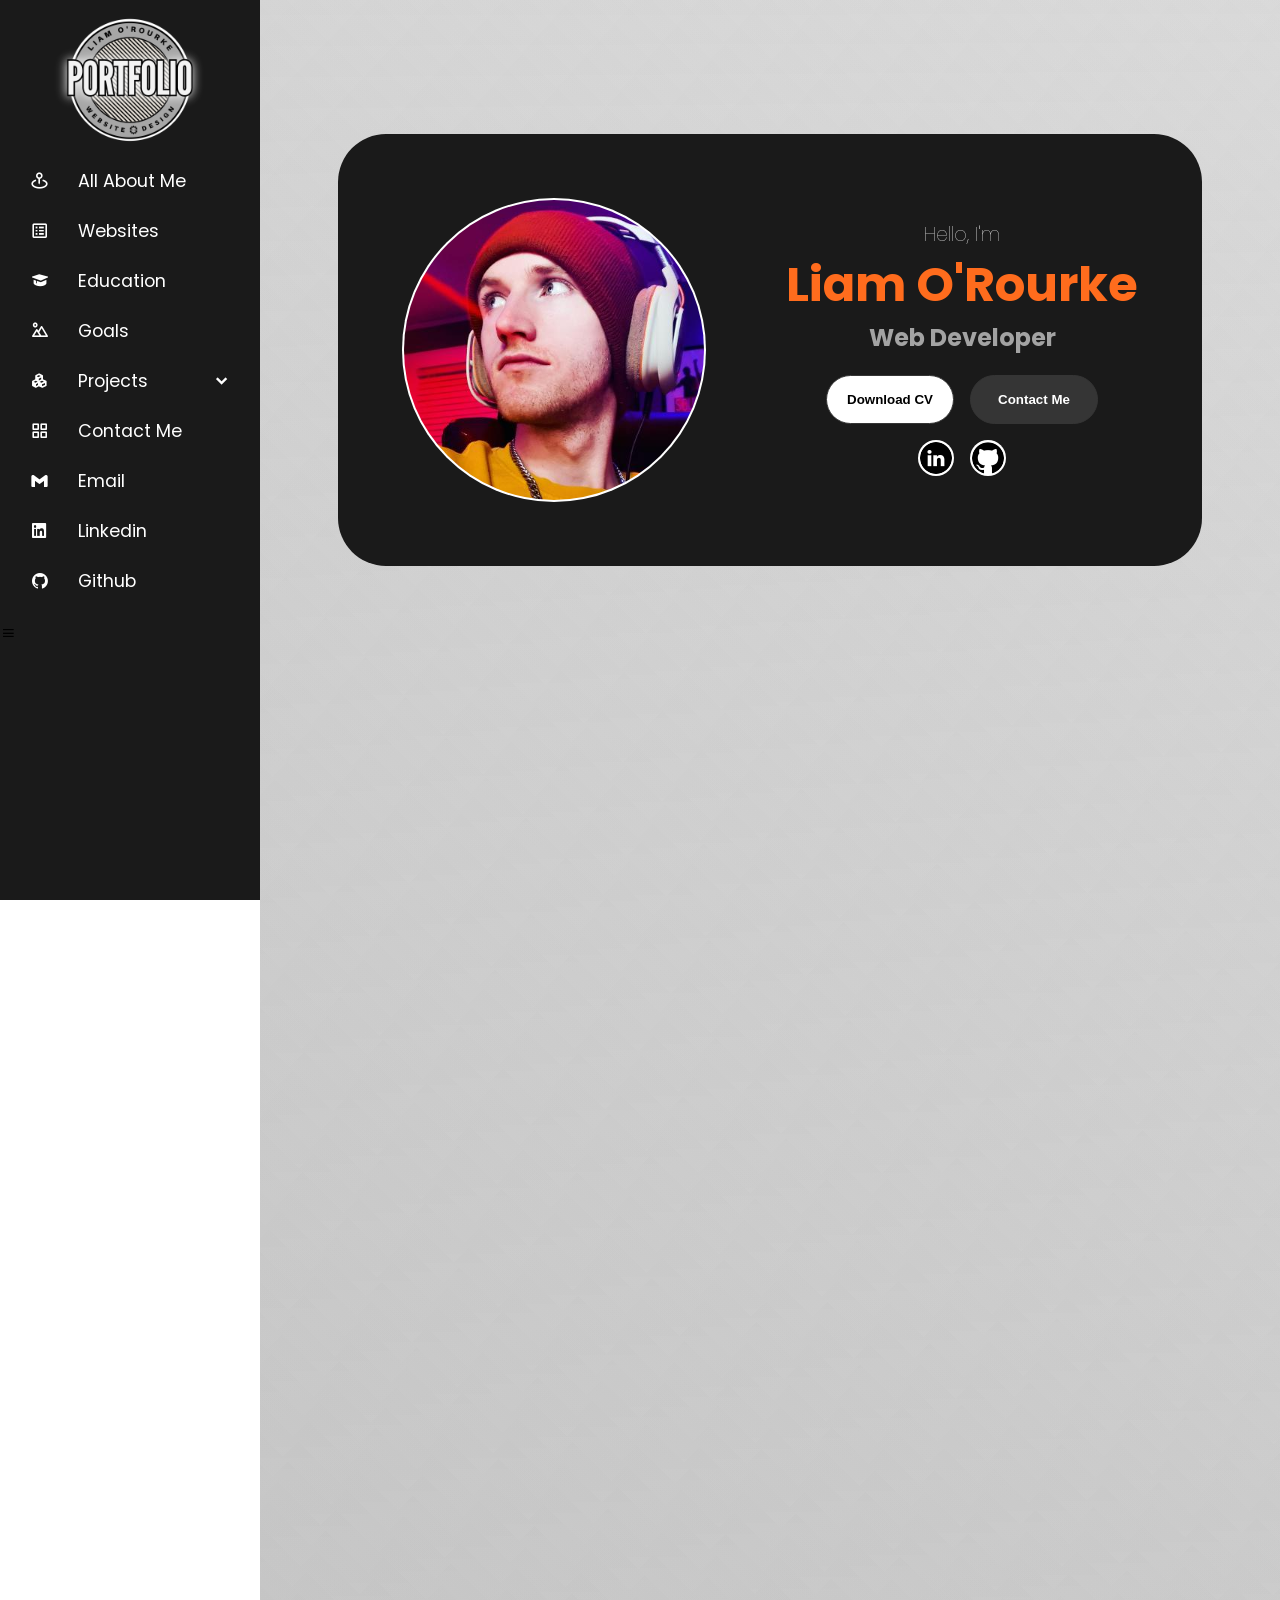
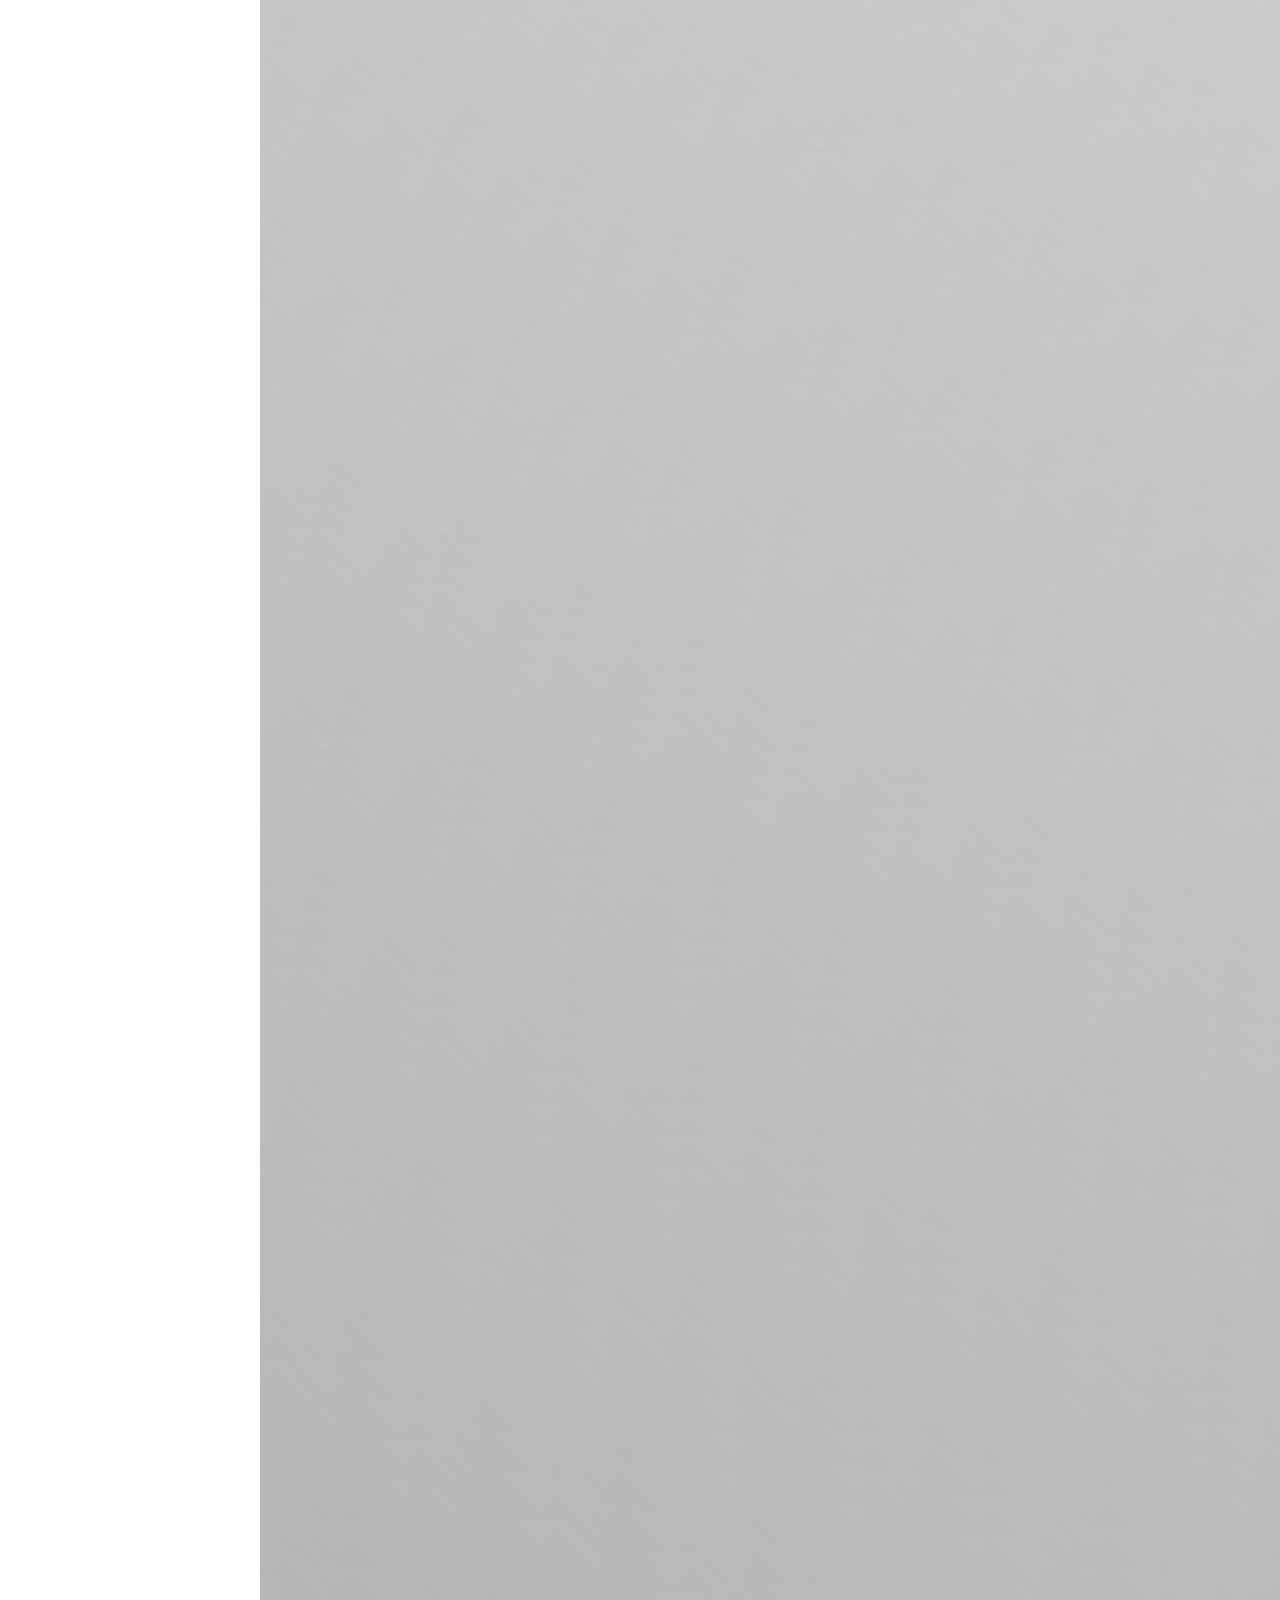
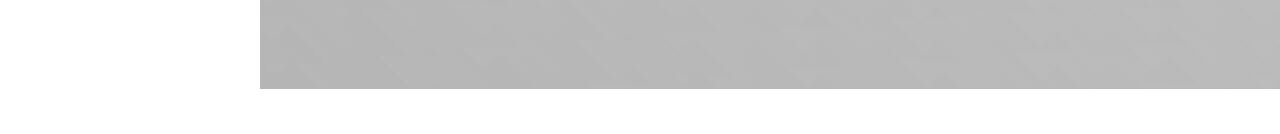
<file: index.html>
<!DOCTYPE html>
<html lang="en">
  <head>
    <meta charset="UTF-8" />
    <meta name="viewport" content="width=device-width, initial-scale=1.0" />
    <link rel="stylesheet" href="./css/script.css" />
    <link rel="stylesheet" href="./css/pallet.css" />
    <script defer src="js/app.js"></script>
    <link
      href="https://unpkg.com/boxicons@2.1.4/css/boxicons.min.css"
      rel="stylesheet"
    />
    <title>Liam O'Rourke</title>
  </head>
  <body>
    <section id="navbar">
      <div class="side-bar close">
        <div class="nav-top">
          <img src="./images/Logo-white.png" alt="My Logo" />
        </div>
        <div class="Nav-header"></div>
        <ul class="nav-links">
          <li>
            <a href="index.html">
              <i class="bx bx-map-pin"></i>
              <span class="link-name">All About Me</span></a
            >
          </li>
          <li>
            <a href="website.html">
              <i class="bx bx-spreadsheet"></i>
              <span class="link-name">Websites</span></a
            >
          </li>
          <li>
            <a href="education.html">
              <i class="bx bxs-graduation"></i>
              <span class="link-name">Education</span></a
            >
          </li>
          <li>
            <a href="goals.html">
              <i class="bx bx-landscape"></i>
              <span class="link-name">Goals</span></a
            >
          </li>
          <li>
            <div class="icon-link">
              <a href="#">
                <i class="bx bxs-component"></i>
                <span class="link-name">Projects</span></a
              >
              <i class="bx bxs-chevron-down arrow"></i>
            </div>
            <ul class="sub-menu">
              <li><a class="link-name" href="#">Projects</a></li>
              <li><a href="web-exercises.html">Web Exercisess</a></li>
              <li><a href="photo.html">photography</a></li>
              <li><a href="artwork.html">Artwork</a></li>
              <li><a href="video-editing.html">Video Editing</a></li>
            </ul>
          </li>
          <li>
            <a href="contact.html">
              <i class="bx bx-grid-alt"></i>
              <span class="link-name">Contact Me</span></a
            >
          </li>
          <li>
            <a href="#">
              <i class="bx bxl-gmail"></i>
              <span class="link-name">Email</span></a
            >
          </li>
          <li>
            <a href="https://www.linkedin.com/in/liam-o-rourke-6976601a7/">
              <i class="bx bxl-linkedin-square"></i>
              <span class="link-name">Linkedin</span></a
            >
          </li>
          <li>
            <a href="https://github.com/Liamidus">
              <i class="bx bxl-github"></i>
              <span class="link-name">Github</span></a
            >
          </li>
        </ul>

        <i id="btn" class="bx bx-menu"></i>
      </div>
    </section>
    <section id="about-me">
      <div id="profile">
        <div class="container">
          <div class="header">
            <div class="profile-pic">
              <img src="./images/headshot.jpg" alt="A picture of me" />
            </div>
            <div class="section-text">
              <h3 class="main-header">Hello, I'm</h3>
              <h1 class="main-header-1">Liam O'Rourke</h1>
              <h2 class="main-header-2">Web Developer</h2>
              <div class="btn-container">
                <button
                  class="btn btn-color-2"
                  onclick="window.open('./resume.pdf')"
                >
                  Download CV
                </button>
                <button
                  class="btn btn-color-1"
                  onclick="location.href='contact.html'"
                >
                  Contact Me
                </button>
              </div>
              <div class="socials-container">
                <a href="https://www.linkedin.com/in/liam-o-rourke-6976601a7"
                  ><img
                    src="./images/linkedin.png"
                    alt="My Linkedin profile"
                    class="icon"
                /></a>
                <a href="https://github.com/Liamidus"
                  ><img
                    src="./images/Github.png"
                    alt="My Linkedin profile"
                    class="icon"
                /></a>
              </div>
            </div>
          </div>
        </div>
      </div>

      <div id="mission">
        <div class="mission-container fade">
          <div class="info-box-1">
            <div class="mission">
              <h4 class="main-header-1">My Mission</h4>
              <p class="main-body">
                Born and raised in the suburbs of Long Island New York, I was
                always surrounded by the air of urgency and diligence. My father
                was a first generation immigrant and I was able to experience
                what perseverance and hard work looked like first hand. I grew
                up in the same neighborhood my grandparents settled in when the
                first immigrated from Ireland. My parents always encouraged my
                creative side and when I was a child I would always succumb to
                my curiosity and indulge in different outlets. From painting to
                photography, or electronics to coding, I have always been just
                as excited to learn something new about something that
                infatuates me. I have stuck my head into every creative door
                that I’ve noticed and I always have a propensity for perfection.
                I like to create things that people will appreciate, wether that
                includes utility, functionality, beauty, or insightfulness, my
                goal is always to captivate and impress.
              </p>
            </div>
          </div>
          <div class="info-box-pic">
            <img
              src="./images/Mission-photo.jpg"
              alt="People planning around a table"
            />
          </div>
        </div>

        <div class="container">
          <div class="info-box-1 hidden">
            <div class="Education">
              <h4 class="main-header-1">Education</h4>
              <p class="main-body">
                After graduating from G.W. Hewlett High School in 2013 I was
                accepted into Savannah College of Art and Design in Georgia. I
                was interested in the arts and design but ended my experience
                when I couldnt decide on a career path. In 2016 I decided to
                start fresh and give myself the education I deserverd and
                achieved an Associets Degree in Liberal Arts from Nassau
                Community College. In the fall of 2019 I studied Real Estate at
                Molloy College and became certified as a Real Estate Agent.
                Since then I have taken a boot-camp for full stack developement
                and have learned many Web Development Skills.
              </p>
            </div>
            <div class="btn-container" style="justify-content: end">
              <button
                class="btn btn-color-1"
                onclick="location.href='education.html'"
              >
                Check It Out
              </button>
            </div>
          </div>
        </div>
        <div id="skills">
          <div class="container">
            <div class="banner hidden">
              <div class="slider" style="--quantity: 7">
                <div class="item" style="--position: 1">
                  <img src="./images/after-effects.png" alt="" />
                </div>
                <div class="item" style="--position: 2">
                  <img src="./images/photoshop.png" alt="" />
                </div>
                <div class="item" style="--position: 3">
                  <img src="./images/premiere-pro.png" alt="" />
                </div>
                <div class="item" style="--position: 4">
                  <img src="./images/photoshop-lightroom.png" alt="" />
                </div>
                <div class="item" style="--position: 5">
                  <img src="./images/js-logo.webp" alt="" />
                </div>
                <div class="item" style="--position: 6">
                  <img src="./images/css-icon.png" alt="" />
                </div>
                <div class="item" style="--position: 7">
                  <img src="./images/html-icon.png" alt="" />
                </div>
              </div>
            </div>
            <div class="info-box-2 fade">
              <div class="Skills">
                <h4 class="main-header-1">Skills</h4>
                <ul>
                  <li><p class="main-body">CSS</p></li>
                  <li><p class="main-body">HTML</p></li>
                  <li><p class="main-body">JavaScript</p></li>
                  <li><p class="main-body">React</p></li>
                  <li><p class="main-body">Node</p></li>
                </ul>
                <ul>
                  <li><p class="main-body">Adobe Photoshop</p></li>
                  <li><p class="main-body">Adobe Premiere Pro</p></li>
                  <li><p class="main-body">Adobe After Effects</p></li>
                  <li><p class="main-body">Adobe Lightroom</p></li>
                  <li><p class="main-body">Microsoft Home and Office</p></li>
                </ul>
              </div>
            </div>
          </div>
          <div class="container">
            <div class="info-box-2 fade">
              <div class="Goals">
                <h4 class="main-header-1">Goals</h4>
                <p class="main-body">
                  Lorem Ipsum is simply dummy text of the printing and
                  typesetting industry. Lorem Ipsum has been the industry's
                  standard dummy text ever since the 1500s, when an unknown
                  printer took a galley of type and scrambled it to make a type
                  specimen book. It has survived not only five centuries, but
                  also the leap into electronic typesetting, remaining
                  essentially unchanged. It was popularised in the 1960s with
                  the release of Letraset sheets containing Lorem Ipsum
                  passages, and more recently with desktop publishing software
                  like Aldus PageMaker including versions of Lorem Ipsum.
                </p>
              </div>
            </div>
          </div>
        </div>
      </div>
    </section>
  </body>
  <script src="js/script.js"></script>
</html>
</file>
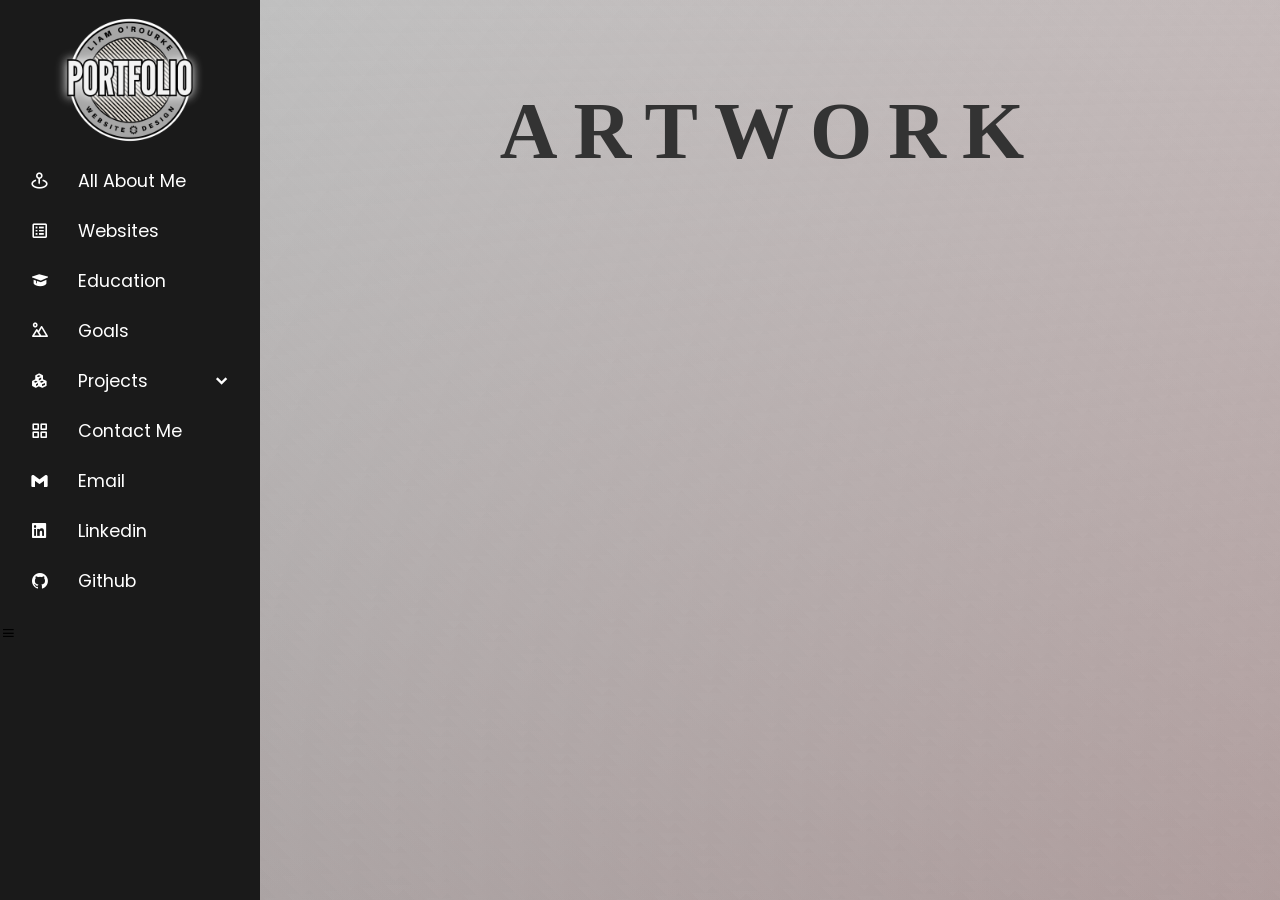
<file: artwork.html>
<!DOCTYPE html>
<html lang="en">
  <head>
    <meta charset="UTF-8" />
    <meta name="viewport" content="width=device-width, initial-scale=1.0" />
    <link rel="stylesheet" href="./css/script.css" />
    <link rel="stylesheet" href="./css/pallet.css" />
    <script defer src="js/app.js"></script>
    <link
      href="https://unpkg.com/boxicons@2.1.4/css/boxicons.min.css"
      rel="stylesheet"
    />
    <title>Liam O'Rourke</title>
  </head>
  <body>
    <section id="navbar">
      <div class="side-bar close">
        <div class="nav-top">
          <img src="./images/Logo-white.png" alt="My Logo" />
        </div>
        <div class="Nav-header"></div>
        <ul class="nav-links">
          <li>
            <a href="index.html">
              <i class="bx bx-map-pin"></i>
              <span class="link-name">All About Me</span></a
            >
          </li>
          <li>
            <a href="website.html">
              <i class="bx bx-spreadsheet"></i>
              <span class="link-name">Websites</span></a
            >
          </li>
          <li>
            <a href="education.html">
              <i class="bx bxs-graduation"></i>
              <span class="link-name">Education</span></a
            >
          </li>
          <li>
            <a href="goals.html">
              <i class="bx bx-landscape"></i>
              <span class="link-name">Goals</span></a
            >
          </li>
          <li>
            <div class="icon-link">
              <a href="#">
                <i class="bx bxs-component"></i>
                <span class="link-name">Projects</span></a
              >
              <i class="bx bxs-chevron-down arrow"></i>
            </div>
            <ul class="sub-menu">
              <li><a class="link-name" href="#">Projects</a></li>
              <li><a href="web-exercises.html">Web Exercises</a></li>
              <li><a href="photo.html">photography</a></li>
              <li><a href="artwork.html">Artwork</a></li>
              <li><a href="video-editing.html">Video Editing</a></li>
            </ul>
          </li>
          <li>
            <a href="contact.html">
              <i class="bx bx-grid-alt"></i>
              <span class="link-name">Contact Me</span></a
            >
          </li>
          <li>
            <a href="#">
              <i class="bx bxl-gmail"></i>
              <span class="link-name">Email</span></a
            >
          </li>
          <li>
            <a href="https://www.linkedin.com/in/liam-o-rourke-6976601a7/">
              <i class="bx bxl-linkedin-square"></i>
              <span class="link-name">Linkedin</span></a
            >
          </li>
          <li>
            <a href="https://github.com/Liamidus">
              <i class="bx bxl-github"></i>
              <span class="link-name">Github</span></a
            >
          </li>
        </ul>

        <i id="btn" class="bx bx-menu"></i>
      </div>
    </section>
    <section id="artwork">
      <div class="container">
        <div>
          <h2 class="main-header-4">ARTWORK</h2>
        </div>
      </div>
    </section>
  </body>
  <script src="js/script.js"></script>
</html>
</file>
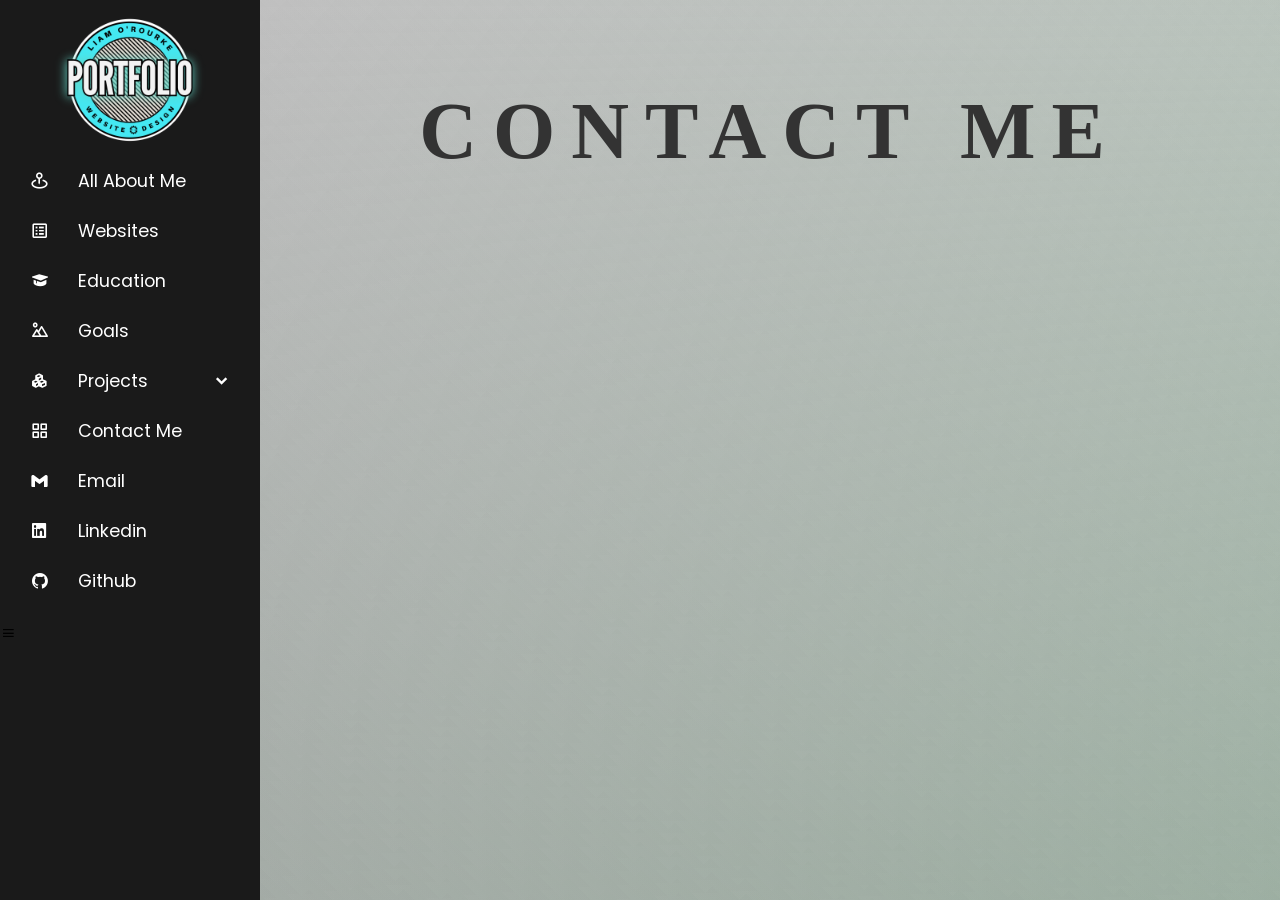
<file: contact.html>
<!DOCTYPE html>
<html lang="en">
<head>
    <meta charset="UTF-8">
    <meta name="viewport" content="width=device-width, initial-scale=1.0">
    <link rel="stylesheet" href= "./css/script.css">
    <link rel="stylesheet" href= "./css/pallet.css">
    <script defer src="js/app.js"></script>
    <link href='https://unpkg.com/boxicons@2.1.4/css/boxicons.min.css' rel='stylesheet'>
    <title>Liam O'Rourke</title>
</head>
<body>

<section id="navbar">
    <div class="side-bar close">
            <div class="nav-top">
                <img src="./images/Logo-blue.png" alt="My Logo">
            </div>
            <div class="Nav-header"></div>            
            <ul class="nav-links">
                <li>
                        <a href="index.html">
                        <i class="bx bx-map-pin"></i>
                        <span class="link-name">All About Me</span></a>
                </li>
                <li>
                        <a href="website.html">
                        <i class="bx bx-spreadsheet"></i>
                        <span class="link-name">Websites</span></a>
                </li>
                <li>
                        <a href="education.html">
                        <i class="bx bxs-graduation"></i>
                        <span class="link-name">Education</span></a>
                </li>
                <li>
                        <a href="goals.html">
                        <i class="bx bx-landscape"></i>
                        <span class="link-name">Goals</span></a>
                </li>
                <li>
                    <div class="icon-link">
                        <a href="#">
                            <i class="bx bxs-component"></i>
                            <span class="link-name">Projects</span></a>
                            <i class='bx bxs-chevron-down arrow'></i>
                    </div>
                    <ul class="sub-menu">
                        <li ><a class="link-name" href="#">Projects</a></li>
                        <li><a href="web-exercises.html">Web Exercises</a></li> 
                        <li><a href="photo.html">photography</a></li>    
                        <li><a href="artwork.html">Artwork</a></li>
                        <li><a href="video-editing.html">Video Editing</a></li>
                    </ul>
                </li>
                <li>
                        <a href="contact.html">
                        <i class="bx bx-grid-alt"></i>
                        <span class="link-name">Contact Me</span></a> 
                </li>
                <li>
                        <a href="#">
                        <i class="bx bxl-gmail"></i>
                        <span class="link-name">Email</span></a>
                </li>
                <li>
                        <a href="https://www.linkedin.com/in/liam-o-rourke-6976601a7/">
                        <i class="bx bxl-linkedin-square"></i>
                        <span class="link-name">Linkedin</span></a>
                </li>
                <li>
                        <a href="https://github.com/Liamidus">
                        <i class="bx bxl-github"></i>
                        <span class="link-name">Github</span></a>

                </li>
            </ul>
        
        <i id="btn" class="bx bx-menu"></i>
    </div>
</section>
<section id="contacts">
        <div class="container">
            <div>
                <h2 class="main-header-4">CONTACT ME</h2>
            </div>
        </div>
</section>

</body>
<script src="js/script.js"></script>
</html>
</file>
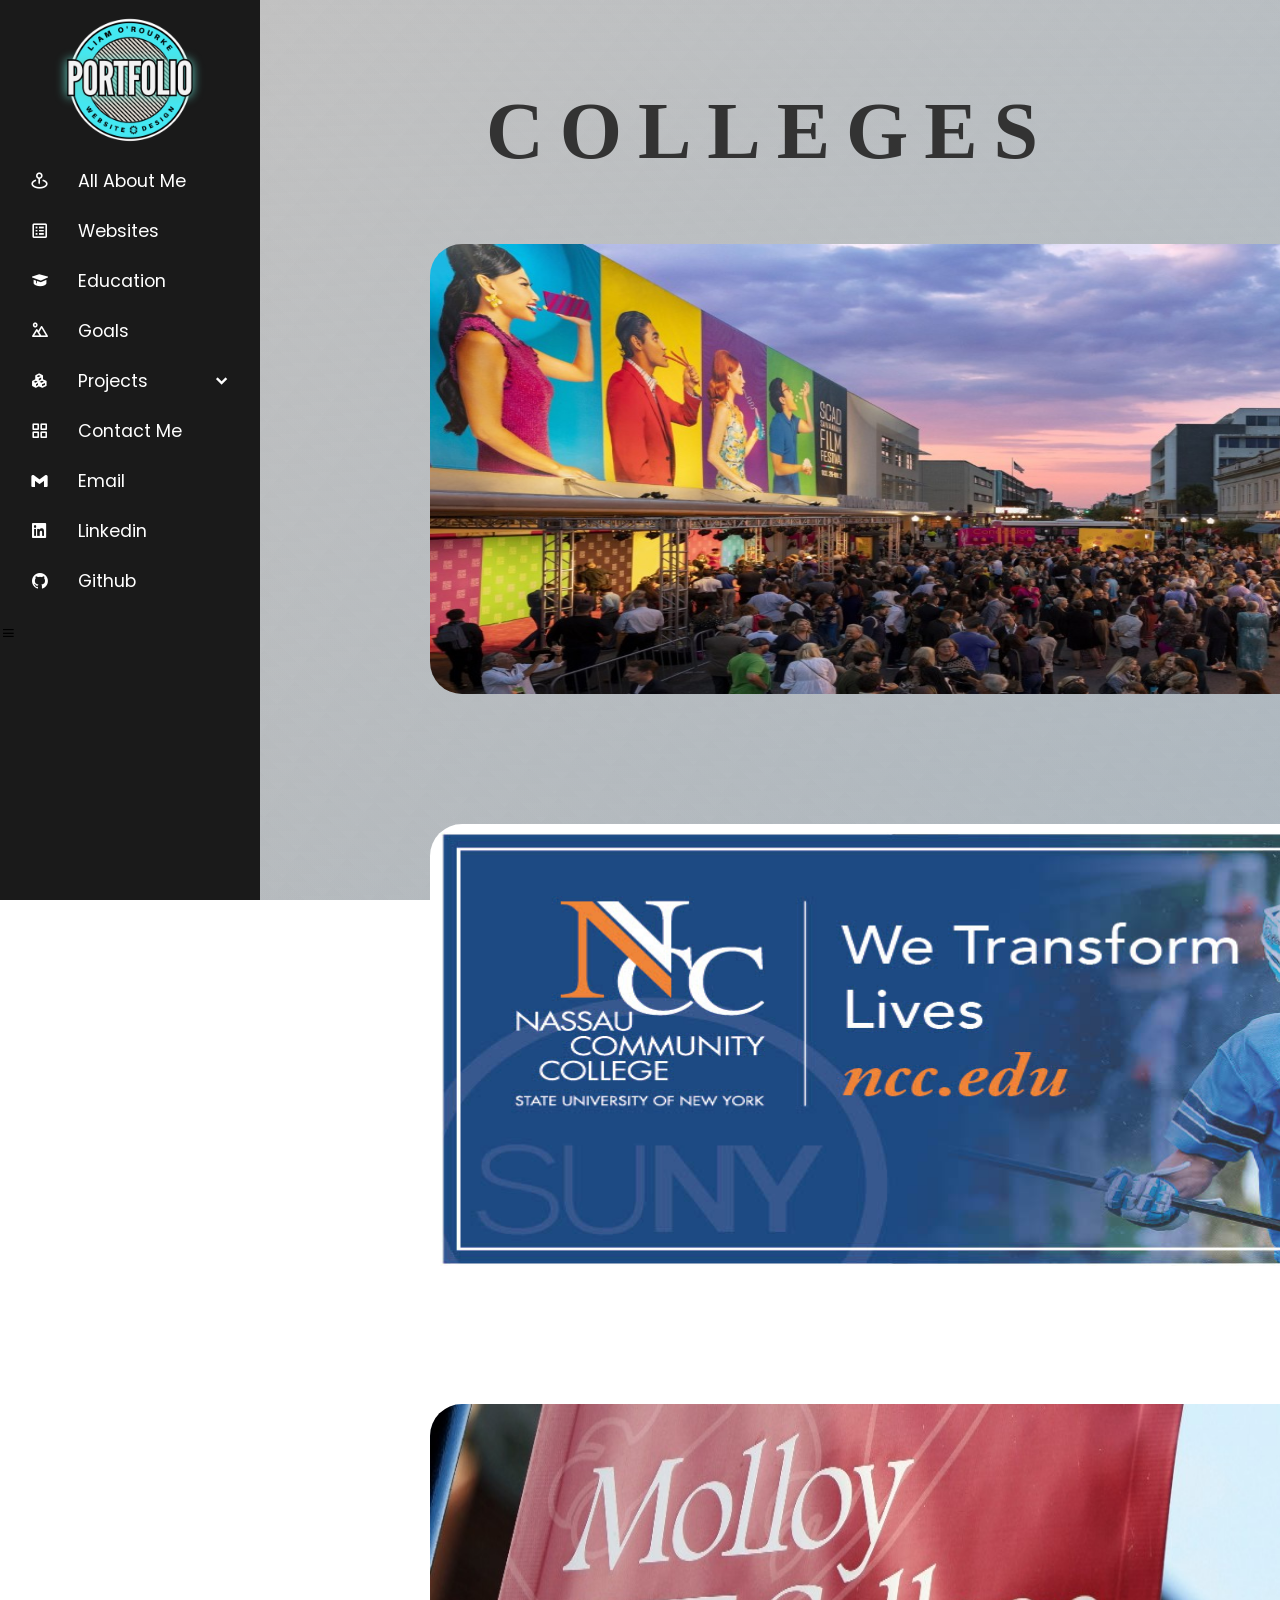
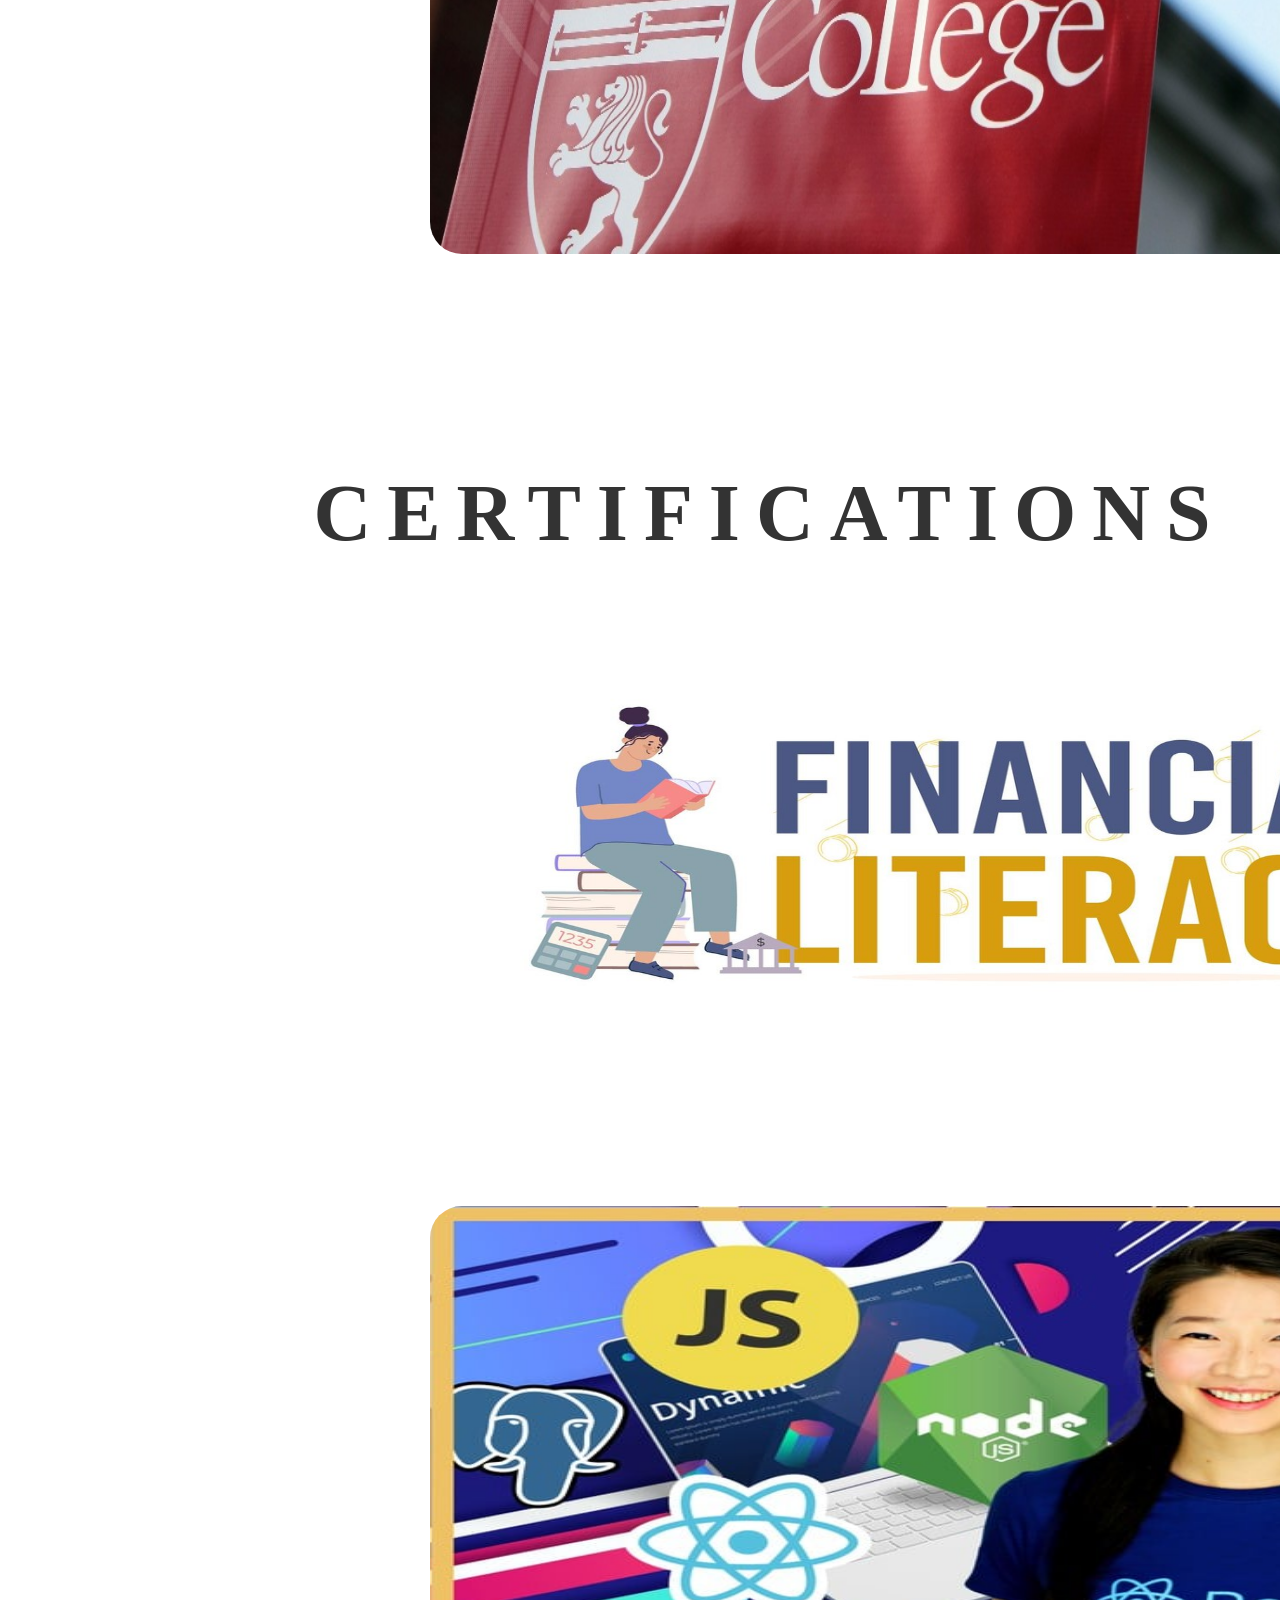
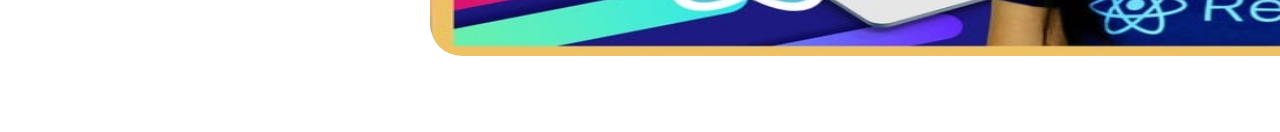
<file: education.html>
<!DOCTYPE html>
<html lang="en">
<head>
    <meta charset="UTF-8">
    <meta name="viewport" content="width=device-width, initial-scale=1.0">
    <link rel="stylesheet" href= "./css/script.css">
    <link rel="stylesheet" href= "./css/pallet.css">
    <script defer src="js/app.js"></script>
    <link href='https://unpkg.com/boxicons@2.1.4/css/boxicons.min.css' rel='stylesheet'>
    <title>Liam O'Rourke</title>
</head>
<body>

<section id="navbar">
    <div class="side-bar close">
            <div class="nav-top">
                <img src="./images/Logo-blue.png" alt="My Logo">
            </div>
            <div class="Nav-header"></div>            
            <ul class="nav-links">
                <li>
                        <a href="index.html">
                        <i class="bx bx-map-pin"></i>
                        <span class="link-name">All About Me</span></a>
                </li>
                <li>
                        <a href="website.html">
                        <i class="bx bx-spreadsheet"></i>
                        <span class="link-name">Websites</span></a>
                </li>
                <li>
                        <a href="education.html">
                        <i class="bx bxs-graduation"></i>
                        <span class="link-name">Education</span></a>
                </li>
                <li>
                        <a href="goals.html">
                        <i class="bx bx-landscape"></i>
                        <span class="link-name">Goals</span></a>
                </li>
                <li>
                    <div class="icon-link">
                        <a href="#">
                            <i class="bx bxs-component"></i>
                            <span class="link-name">Projects</span></a>
                            <i class='bx bxs-chevron-down arrow'></i>
                    </div>
                    <ul class="sub-menu">
                        <li ><a class="link-name" href="#">Projects</a></li>
                        <li><a href="web-exercises.html">Web Exercises</a></li> 
                        <li><a href="photo.html">photography</a></li>    
                        <li><a href="artwork.html">Artwork</a></li>
                        <li><a href="video-editing.html">Video Editing</a></li>
                    </ul>
                </li>
                <li>
                        <a href="contact.html">
                        <i class="bx bx-grid-alt"></i>
                        <span class="link-name">Contact Me</span></a> 
                </li>
                <li>
                        <a href="#">
                        <i class="bx bxl-gmail"></i>
                        <span class="link-name">Email</span></a>
                </li>
                <li>
                        <a href="https://www.linkedin.com/in/liam-o-rourke-6976601a7/">
                        <i class="bx bxl-linkedin-square"></i>
                        <span class="link-name">Linkedin</span></a>
                </li>
                <li>
                        <a href="https://github.com/Liamidus">
                        <i class="bx bxl-github"></i>
                        <span class="link-name">Github</span></a>

                </li>
            </ul>
        
        <i id="btn" class="bx bx-menu"></i>
    </div>
</section>

<section id="education">
        <div class="container">
                <h1 class="main-header-4">COLLEGES</h1>
                <div class="school-card-cont">
                        <div class="school-card">
                                <a href="https://www.scad.edu/">
                                        <img src="./images/SCAD-Banner.jpg" alt="">
                                </a>
                                <h3 class="main-body-2-b hidden">2013 - 2014</h3>
                                <h2 class="main-body-b hidden">Savannah College of Art and Design / Transfer</h2>
                        </div>

                        <div class="school-card">
                                <a href="https://www.ncc.edu/">
                                        <img src="./images/Ncc-banner.jpg" alt="">
                                </a>
                                <h3 class="main-body-2-b hidden">2016 - 2019</h3>
                                <h2 class="main-body-b hidden">Nassau Community College / Associates of Arts</h2>
                        </div>

                        <div class="school-card"> 
                                <a href="https://www.molloy.edu/">
                                       <img src="./images/Molloy-banner.jpg" alt="">
                                </a>
                                <h3 class="main-body-2-b hidden">2019 - 2020</h3>
                                <h2 class="main-body-b hidden">Molloy University / Real Estate Agent License</h2>
                        </div>
                </div>
        </div>
        
        <div class="container">
                <br/>
                <h1 class="main-header-4">CERTIFICATIONS</h1>
                <div class="school-card-cont">
                        <div class="school-card"> 
                                <a href="https://hhs.hewlett-woodmere.net/">
                                        <img src="./images/financial-literacy-banner.jpg" alt="">
                                </a>
                                <h3 class="main-body-2-b hidden">2012 - 2013</h3>
                                <h2 class="main-body-b hidden">G.W. Hewlett Highschool / Financial Literacy Certification</h2>
                        </div>

                        <div class="school-card"> 
                                <a href="https://www.udemy.com/course/the-complete-web-development-bootcamp/?couponCode=ST22MT240325G3">
                                        <img src="./images/fullstack-banner.jpg" alt="">
                                </a>
                                <h3 class="main-body-2-b hidden">2023 - 2025</h3>
                                <h2 class="main-body-b hidden">Udemy Dr.Angela Yu / Full-Stack Web Development Certification</h2>
                        </div>
                </div>
        </div>

</section>

</body>
<script src="js/script.js"></script>
</html>
</file>
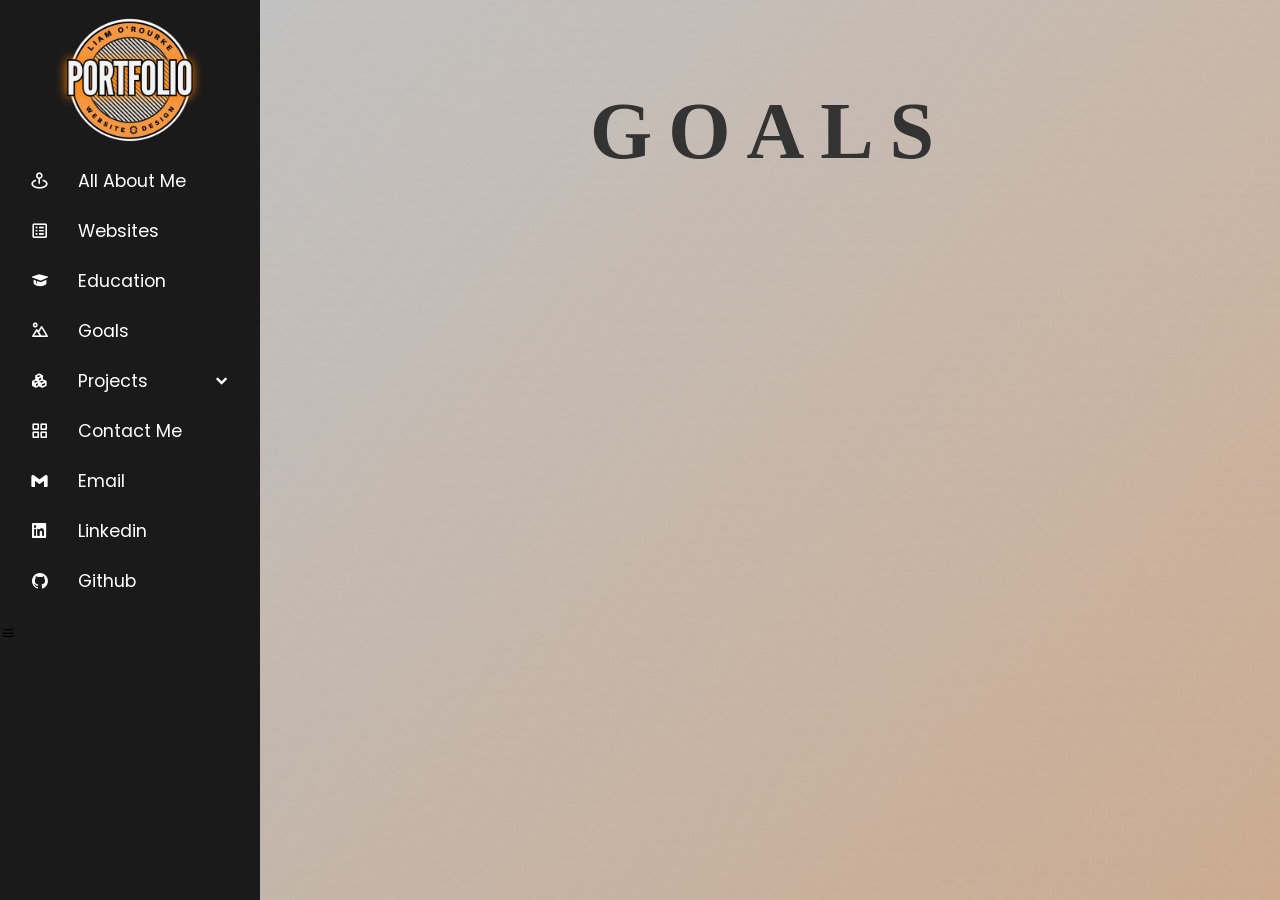
<file: goals.html>
<!DOCTYPE html>
<html lang="en">
<head>
    <meta charset="UTF-8">
    <meta name="viewport" content="width=device-width, initial-scale=1.0">
    <link rel="stylesheet" href= "./css/script.css">
    <link rel="stylesheet" href= "./css/pallet.css">
    <script defer src="js/app.js"></script>
    <link href='https://unpkg.com/boxicons@2.1.4/css/boxicons.min.css' rel='stylesheet'>
    <title>Liam O'Rourke</title>
</head>
<body>

<section id="navbar">
    <div class="side-bar close">
            <div class="nav-top">
                <img src="./images/Logo-orange.png" alt="My Logo">
            </div>
            <div class="Nav-header"></div>            
            <ul class="nav-links">
                <li>
                        <a href="index.html">
                        <i class="bx bx-map-pin"></i>
                        <span class="link-name">All About Me</span></a>
                </li>
                <li>
                        <a href="website.html">
                        <i class="bx bx-spreadsheet"></i>
                        <span class="link-name">Websites</span></a>
                </li>
                <li>
                        <a href="education.html">
                        <i class="bx bxs-graduation"></i>
                        <span class="link-name">Education</span></a>
                </li>
                <li>
                        <a href="goals.html">
                        <i class="bx bx-landscape"></i>
                        <span class="link-name">Goals</span></a>
                </li>
                <li>
                    <div class="icon-link">
                        <a href="#">
                            <i class="bx bxs-component"></i>
                            <span class="link-name">Projects</span></a>
                            <i class='bx bxs-chevron-down arrow'></i>
                    </div>
                    <ul class="sub-menu">
                        <li ><a class="link-name" href="#">Projects</a></li>
                        <li><a href="web-exercises.html">Web Exercises</a></li> 
                        <li><a href="photo.html">photography</a></li>    
                        <li><a href="artwork.html">Artwork</a></li>
                        <li><a href="video-editing.html">Video Editing</a></li>
                    </ul>
                </li>
                <li>
                        <a href="contact.html">
                        <i class="bx bx-grid-alt"></i>
                        <span class="link-name">Contact Me</span></a> 
                </li>
                <li>
                        <a href="#">
                        <i class="bx bxl-gmail"></i>
                        <span class="link-name">Email</span></a>
                </li>
                <li>
                        <a href="https://www.linkedin.com/in/liam-o-rourke-6976601a7/">
                        <i class="bx bxl-linkedin-square"></i>
                        <span class="link-name">Linkedin</span></a>
                </li>
                <li>
                        <a href="https://github.com/Liamidus">
                        <i class="bx bxl-github"></i>
                        <span class="link-name">Github</span></a>

                </li>
            </ul>
        
        <i id="btn" class="bx bx-menu"></i>
    </div>
</section>

<section id="goals">
        <div class="container">
            <div>
                <h2 class="main-header-4">GOALS</h2>
            </div>
        </div>
</section>

</body>
<script src="js/script.js"></script>
</html>
</file>
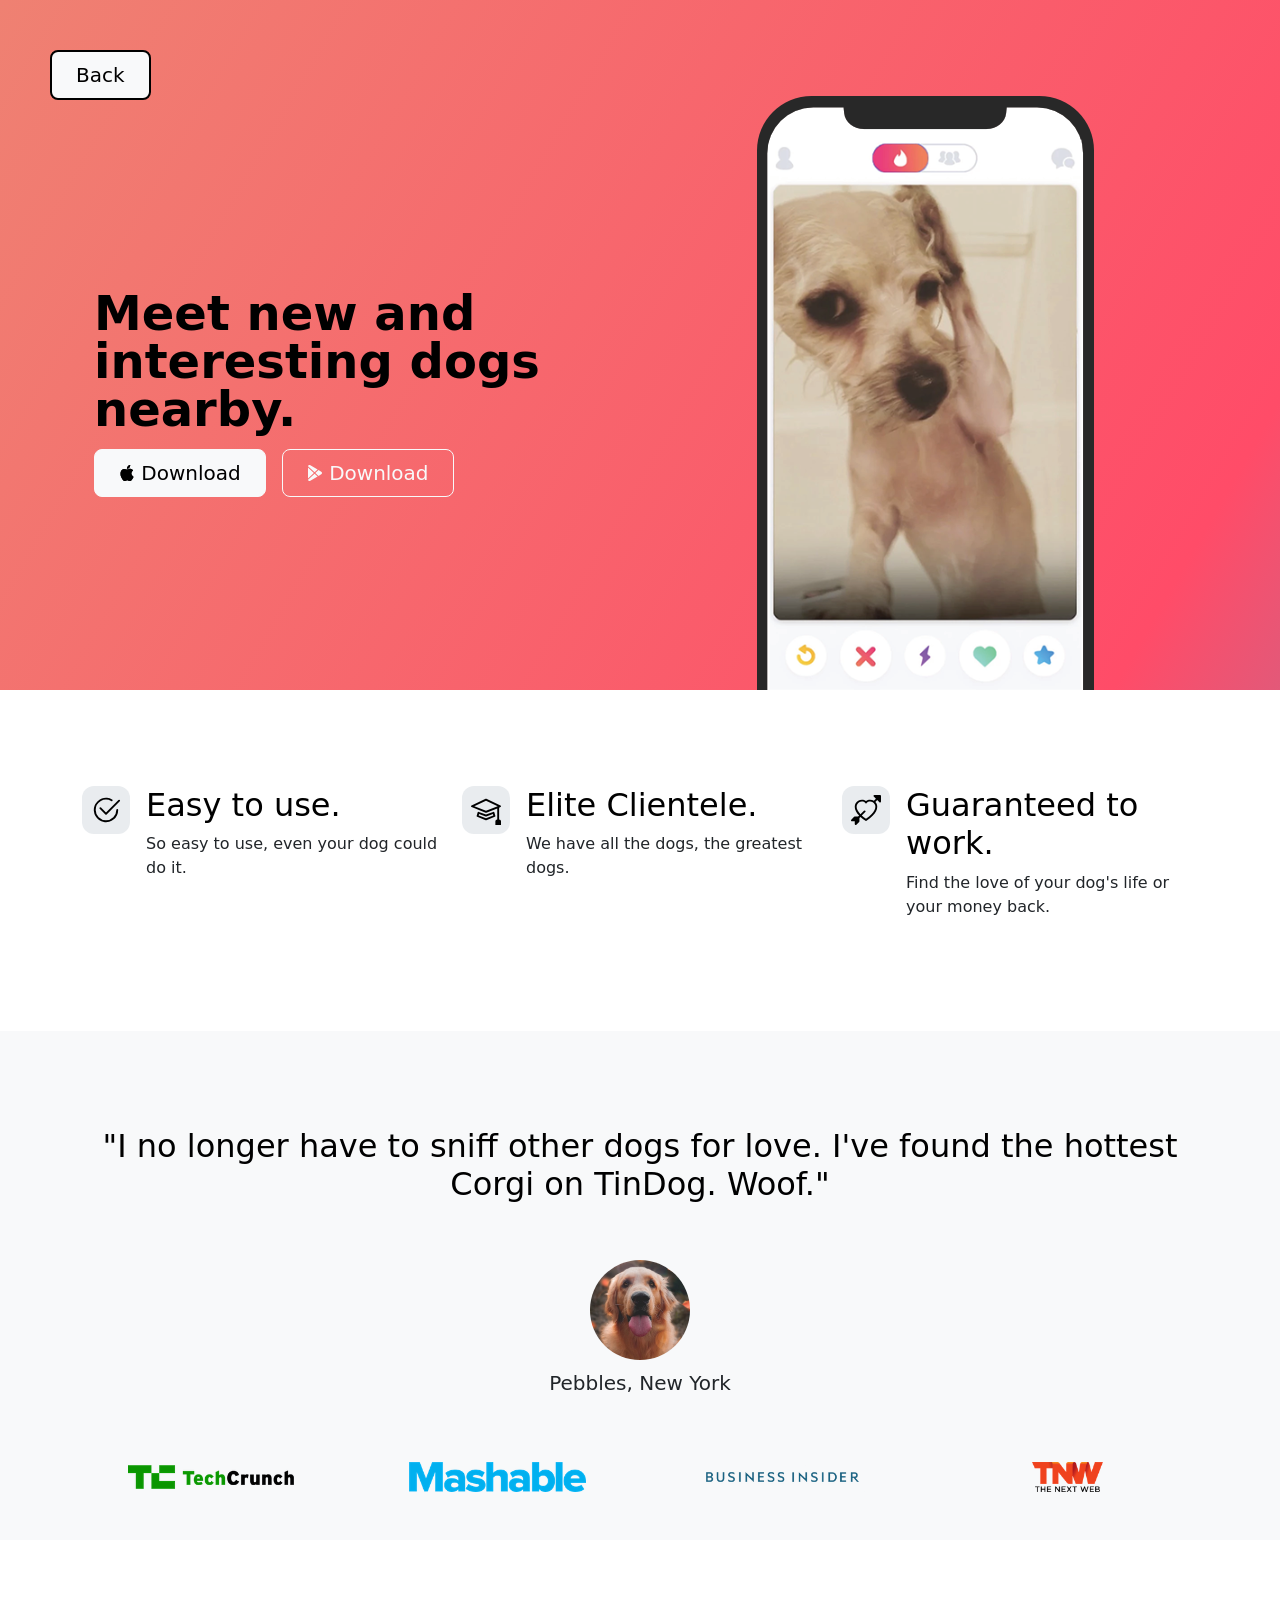
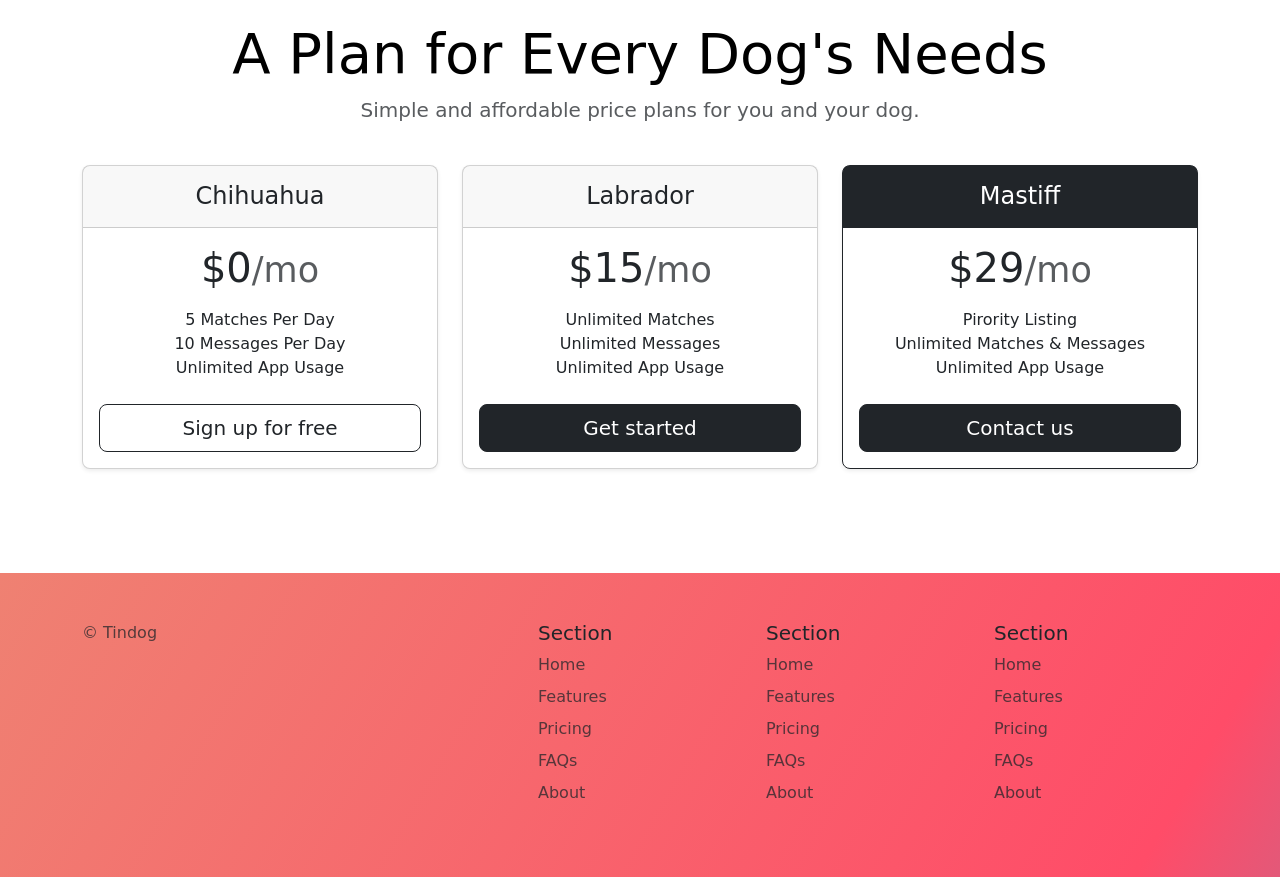
<file: tin-dog.html>
<!DOCTYPE html>
<html lang="en"> 

<head>
  <meta charset="UTF-8">
  <meta name="viewport" content="width=device-width, initial-scale=1.0">
  <title>TinDog</title>
  <link rel= "stylesheet" href= "./css/tin-dog.css">
  <link href="https://cdn.jsdelivr.net/npm/bootstrap@5.3.1/dist/css/bootstrap.min.css" rel="stylesheet" integrity="sha384-4bw+/aepP/YC94hEpVNVgiZdgIC5+VKNBQNGCHeKRQN+PtmoHDEXuppvnDJzQIu9" crossorigin="anonymous">

</head>

<body>

  <!-- Title -->
  
  <section id="title" class="gradient-background">
    <div class="back-btn">
      <button class="btn btn-light btn-lg px-4 me-md-2" onclick="location.href='web-exercises.html'">Back</button>
    </div>
    <div class="container col-xxl-8 px-4 pt-5">
    <div class="row flex-md-row-reverse align-items-center g-5 pt-5">
      <div class="col-10 col-sm-8 col-lg-6">
        <img src="./images/tin-dog/iphone.png" class="d-block mx-lg-auto img-fluid" alt="Bootstrap Themes" height="200" loading="lazy">
      </div>
      <div class="col-lg-6">
        <h1 class="display-5 fw-bold text-body-emphasis lh-1 mb-3">Meet new and interesting dogs nearby.</h1>
        <div class="d-grid gap-2 d-md-flex justify-content-md-start">
          <button type="button" class="btn btn-light btn-lg px-4 me-md-2"><svg xmlns="http://www.w3.org/2000/svg" width="16" height="16" fill="currentColor"
            class="bi bi-apple mb-1" viewBox="0 0 16 16">
          <path
              d="M11.182.008C11.148-.03 9.923.023 8.857 1.18c-1.066 1.156-.902 2.482-.878 2.516.024.034 1.52.087 2.475-1.258.955-1.345.762-2.391.728-2.43Zm3.314 11.733c-.048-.096-2.325-1.234-2.113-3.422.212-2.189 1.675-2.789 1.698-2.854.023-.065-.597-.79-1.254-1.157a3.692 3.692 0 0 0-1.563-.434c-.108-.003-.483-.095-1.254.116-.508.139-1.653.589-1.968.607-.316.018-1.256-.522-2.267-.665-.647-.125-1.333.131-1.824.328-.49.196-1.422.754-2.074 2.237-.652 1.482-.311 3.83-.067 4.56.244.729.625 1.924 1.273 2.796.576.984 1.34 1.667 1.659 1.899.319.232 1.219.386 1.843.067.502-.308 1.408-.485 1.766-.472.357.013 1.061.154 1.782.539.571.197 1.111.115 1.652-.105.541-.221 1.324-1.059 2.238-2.758.347-.79.505-1.217.473-1.282Z" />
          <path
              d="M11.182.008C11.148-.03 9.923.023 8.857 1.18c-1.066 1.156-.902 2.482-.878 2.516.024.034 1.52.087 2.475-1.258.955-1.345.762-2.391.728-2.43Zm3.314 11.733c-.048-.096-2.325-1.234-2.113-3.422.212-2.189 1.675-2.789 1.698-2.854.023-.065-.597-.79-1.254-1.157a3.692 3.692 0 0 0-1.563-.434c-.108-.003-.483-.095-1.254.116-.508.139-1.653.589-1.968.607-.316.018-1.256-.522-2.267-.665-.647-.125-1.333.131-1.824.328-.49.196-1.422.754-2.074 2.237-.652 1.482-.311 3.83-.067 4.56.244.729.625 1.924 1.273 2.796.576.984 1.34 1.667 1.659 1.899.319.232 1.219.386 1.843.067.502-.308 1.408-.485 1.766-.472.357.013 1.061.154 1.782.539.571.197 1.111.115 1.652-.105.541-.221 1.324-1.059 2.238-2.758.347-.79.505-1.217.473-1.282Z" />
          </svg> Download</button>
          
          <button type="button" class="btn btn-outline-light btn-lg px-4"><svg xmlns="http://www.w3.org/2000/svg" width="16" height="16" fill="currentColor"
            class="bi bi-google-play mb-1" viewBox="0 0 16 16">
          <path
              d="M14.222 9.374c1.037-.61 1.037-2.137 0-2.748L11.528 5.04 8.32 8l3.207 2.96 2.694-1.586Zm-3.595 2.116L7.583 8.68 1.03 14.73c.201 1.029 1.36 1.61 2.303 1.055l7.294-4.295ZM1 13.396V2.603L6.846 8 1 13.396ZM1.03 1.27l6.553 6.05 3.044-2.81L3.333.215C2.39-.341 1.231.24 1.03 1.27Z" />
          </svg> Download</button>
        </div>
      </div>
    </div>
    </div>
  </section>
  <!-- Features -->
  <section id="features">
    <div class="container col-xxl-8 pt-5">
    <div class="row g-4 py-5 row-cols-1 row-cols-lg-3">
      <div class="col d-flex align-items-start">
        <div class="icon-square text-body-emphasis bg-body-secondary d-inline-flex align-items-center justify-content-center fs-4 flex-shrink-0 me-3">
          <svg xmlns="http://www.w3.org/2000/svg" height="30" fill="currentColor" class="bi bi-check2-circle"
              viewBox="0 0 16 16">
          <path
                d="M2.5 8a5.5 5.5 0 0 1 8.25-4.764.5.5 0 0 0 .5-.866A6.5 6.5 0 1 0 14.5 8a.5.5 0 0 0-1 0 5.5 5.5 0 1 1-11 0z" />
          <path
                d="M15.354 3.354a.5.5 0 0 0-.708-.708L8 9.293 5.354 6.646a.5.5 0 1 0-.708.708l3 3a.5.5 0 0 0 .708 0l7-7z" />
          </svg>
        </div>
        <div>
          <h3 class="fs-2 text-body-emphasis">Easy to use.</h3>
          <p>So easy to use, even your dog could do it.</p>
          
        </div>
      </div>
      <div class="col d-flex align-items-start">
        <div class="icon-square text-body-emphasis bg-body-secondary d-inline-flex align-items-center justify-content-center fs-4 flex-shrink-0 me-3">
          <svg xmlns="http://www.w3.org/2000/svg" height="30" fill="currentColor" class="bi bi-mortarboard" viewBox="0 0 16 16">
            <path d="M8.211 2.047a.5.5 0 0 0-.422 0l-7.5 3.5a.5.5 0 0 0 .025.917l7.5 3a.5.5 0 0 0 .372 0L14 7.14V13a1 1 0 0 0-1 1v2h3v-2a1 1 0 0 0-1-1V6.739l.686-.275a.5.5 0 0 0 .025-.917l-7.5-3.5ZM8 8.46 1.758 5.965 8 3.052l6.242 2.913L8 8.46Z"/>
            <path d="M4.176 9.032a.5.5 0 0 0-.656.327l-.5 1.7a.5.5 0 0 0 .294.605l4.5 1.8a.5.5 0 0 0 .372 0l4.5-1.8a.5.5 0 0 0 .294-.605l-.5-1.7a.5.5 0 0 0-.656-.327L8 10.466 4.176 9.032Zm-.068 1.873.22-.748 3.496 1.311a.5.5 0 0 0 .352 0l3.496-1.311.22.748L8 12.46l-3.892-1.556Z"/>
            </svg>
        </div>
        <div>
          <h3 class="fs-2 text-body-emphasis">Elite Clientele.</h3>
          <p>We have all the dogs, the greatest dogs.</p>
        </div>
      </div>
      <div class="col d-flex align-items-start">
        <div class="icon-square text-body-emphasis bg-body-secondary d-inline-flex align-items-center justify-content-center fs-4 flex-shrink-0 me-3">
          <svg xmlns="http://www.w3.org/2000/svg" height="30" fill="currentColor" class="bi bi-arrow-through-heart"
              viewBox="0 0 16 16">
            <path fill-rule="evenodd"
                d="M2.854 15.854A.5.5 0 0 1 2 15.5V14H.5a.5.5 0 0 1-.354-.854l1.5-1.5A.5.5 0 0 1 2 11.5h1.793l.53-.53c-.771-.802-1.328-1.58-1.704-2.32-.798-1.575-.775-2.996-.213-4.092C3.426 2.565 6.18 1.809 8 3.233c1.25-.98 2.944-.928 4.212-.152L13.292 2 12.147.854A.5.5 0 0 1 12.5 0h3a.5.5 0 0 1 .5.5v3a.5.5 0 0 1-.854.354L14 2.707l-1.006 1.006c.236.248.44.531.6.845.562 1.096.585 2.517-.213 4.092-.793 1.563-2.395 3.288-5.105 5.08L8 13.912l-.276-.182a21.86 21.86 0 0 1-2.685-2.062l-.539.54V14a.5.5 0 0 1-.146.354l-1.5 1.5Zm2.893-4.894A20.419 20.419 0 0 0 8 12.71c2.456-1.666 3.827-3.207 4.489-4.512.679-1.34.607-2.42.215-3.185-.817-1.595-3.087-2.054-4.346-.761L8 4.62l-.358-.368c-1.259-1.293-3.53-.834-4.346.761-.392.766-.464 1.845.215 3.185.323.636.815 1.33 1.519 2.065l1.866-1.867a.5.5 0 1 1 .708.708L5.747 10.96Z" />
            </svg>
        </div>
        <div>
          <h3 class="fs-2 text-body-emphasis">Guaranteed to work.</h3>
          <p>Find the love of your dog's life or your money back.</p>
        </div>
      </div>
    </div>
  </div>
  </section>
  <!-- Testimonial -->
  <section id="testimonial">
    <div class="my-5">
    <div class="p-5 text-center bg-body-tertiary">
      <div class="container py-5">
        <h2 class="text-body-emphasis">"I no longer have to sniff other dogs for love. I've found the hottest Corgi on TinDog. Woof."</h2>
        <img class="profile-img mt-5" src="./images/tin-dog/dog-img.jpg" alt="dog picture">
        <p class="col-lg-8 mx-auto lead mt-2">
          Pebbles, New York
        </p>
      </div>
      <div class="container">
        <div class="row">
        <div class=" col-lg-3 col-sm-12">
          <img  src="./images/tin-dog/techcrunch.png" alt="techcrunch" height="30">
        </div>
        <div class=" col-lg-3 col-sm-12">
          <img  src="./images/tin-dog/mashable.png" alt="mashable" height="30">
        </div>
        <div class=" col-lg-3 col-sm-12">
          <img  src="./images/tin-dog/bizinsider.png" alt="buisness insider" height="30">
        </div>
        <div class=" col-lg-3 col-sm-12">
          <img  src="./images/tin-dog/tnw.png" alt="TNW the next web" height="30">
        </div>  
          
        </div>
      </div>
    </div>
  </div>
  </section>
  <!-- Pricing -->
  <section id="pricing">
    <div class="container py-3">
      <header>    
        <div class="pricing-header p-3 pb-md-4 mx-auto text-center">
          <h2 class="display-4 fw-normal text-body-emphasis">A Plan for Every Dog's Needs</h2>
          <p class="fs-5 text-body-secondary">Simple and affordable price plans for you and your dog.
      </header>
    
      <main>
        <div class="row row-cols-1 row-cols-md-3 mb-3 text-center">
          <div class="col">
            <div class="card mb-4 rounded-3 shadow-sm">
              <div class="card-header py-3">
                <h4 class="my-0 fw-normal">Chihuahua</h4>
              </div>
              <div class="card-body">
                <h1 class="card-title pricing-card-title">$0<small class="text-body-secondary fw-light">/mo</small></h1>
                <ul class="list-unstyled mt-3 mb-4">
                  <li>5 Matches Per Day</li>
                  <li>10 Messages Per Day</li>
                  <li>Unlimited App Usage</li>
                </ul>
                <button type="button" class="w-100 btn btn-lg btn-outline-dark">Sign up for free</button>
              </div>
            </div>
          </div>
          <div class="col">
            <div class="card mb-4 rounded-3 shadow-sm">
              <div class="card-header py-3">
                <h4 class="my-0 fw-normal">Labrador</h4>
              </div>
              <div class="card-body">
                <h1 class="card-title pricing-card-title">$15<small class="text-body-secondary fw-light">/mo</small></h1>
                <ul class="list-unstyled mt-3 mb-4">
                  <li>Unlimited Matches</li>
                  <li>Unlimited Messages</li>
                  <li>Unlimited App Usage</li>
                </ul>
                <button type="button" class="w-100 btn btn-lg btn-dark">Get started</button>
              </div>
            </div>
          </div>
          <div class="col">
            <div class="card mb-4 rounded-3 shadow-sm border-dark">
              <div class="card-header py-3 text-bg-dark border-dark">
                <h4 class="my-0 fw-normal">Mastiff</h4>
              </div>
              <div class="card-body">
                <h1 class="card-title pricing-card-title">$29<small class="text-body-secondary fw-light">/mo</small></h1>
                <ul class="list-unstyled mt-3 mb-4">
                  <li>Pirority Listing</li>
                  <li>Unlimited Matches & Messages</li>
                  <li>Unlimited App Usage</li>
                </ul>
                <button type="button" class="w-100 btn btn-lg btn-dark">Contact us</button>
              </div>
            </div>
          </div>
        </div>
    </div>
  </section>
  <!-- Footer -->
  <section id="footer" class="gradient-background">
    <div class="container">
      <footer class="row row-cols-1 row-cols-sm-2 row-cols-md-5 py-5 mt-5">
        <div class="col mb-3">
          <p class="text-body-secondary">© Tindog</p>
        </div>
    
        <div class="col mb-3">
    
        </div>
    
        <div class="col mb-3">
          <h5>Section</h5>
          <ul class="nav flex-column">
            <li class="nav-item mb-2"><a href="#" class="nav-link p-0 text-body-secondary">Home</a></li>
            <li class="nav-item mb-2"><a href="#" class="nav-link p-0 text-body-secondary">Features</a></li>
            <li class="nav-item mb-2"><a href="#" class="nav-link p-0 text-body-secondary">Pricing</a></li>
            <li class="nav-item mb-2"><a href="#" class="nav-link p-0 text-body-secondary">FAQs</a></li>
            <li class="nav-item mb-2"><a href="#" class="nav-link p-0 text-body-secondary">About</a></li>
          </ul>
        </div>
    
        <div class="col mb-3">
          <h5>Section</h5>
          <ul class="nav flex-column">
            <li class="nav-item mb-2"><a href="#" class="nav-link p-0 text-body-secondary">Home</a></li>
            <li class="nav-item mb-2"><a href="#" class="nav-link p-0 text-body-secondary">Features</a></li>
            <li class="nav-item mb-2"><a href="#" class="nav-link p-0 text-body-secondary">Pricing</a></li>
            <li class="nav-item mb-2"><a href="#" class="nav-link p-0 text-body-secondary">FAQs</a></li>
            <li class="nav-item mb-2"><a href="#" class="nav-link p-0 text-body-secondary">About</a></li>
          </ul>
        </div>
    
        <div class="col mb-3">
          <h5>Section</h5>
          <ul class="nav flex-column">
            <li class="nav-item mb-2"><a href="#" class="nav-link p-0 text-body-secondary">Home</a></li>
            <li class="nav-item mb-2"><a href="#" class="nav-link p-0 text-body-secondary">Features</a></li>
            <li class="nav-item mb-2"><a href="#" class="nav-link p-0 text-body-secondary">Pricing</a></li>
            <li class="nav-item mb-2"><a href="#" class="nav-link p-0 text-body-secondary">FAQs</a></li>
            <li class="nav-item mb-2"><a href="#" class="nav-link p-0 text-body-secondary">About</a></li>
          </ul>
        </div>
      </footer>
    </div>
  </section>
</body>

</html>
</file>
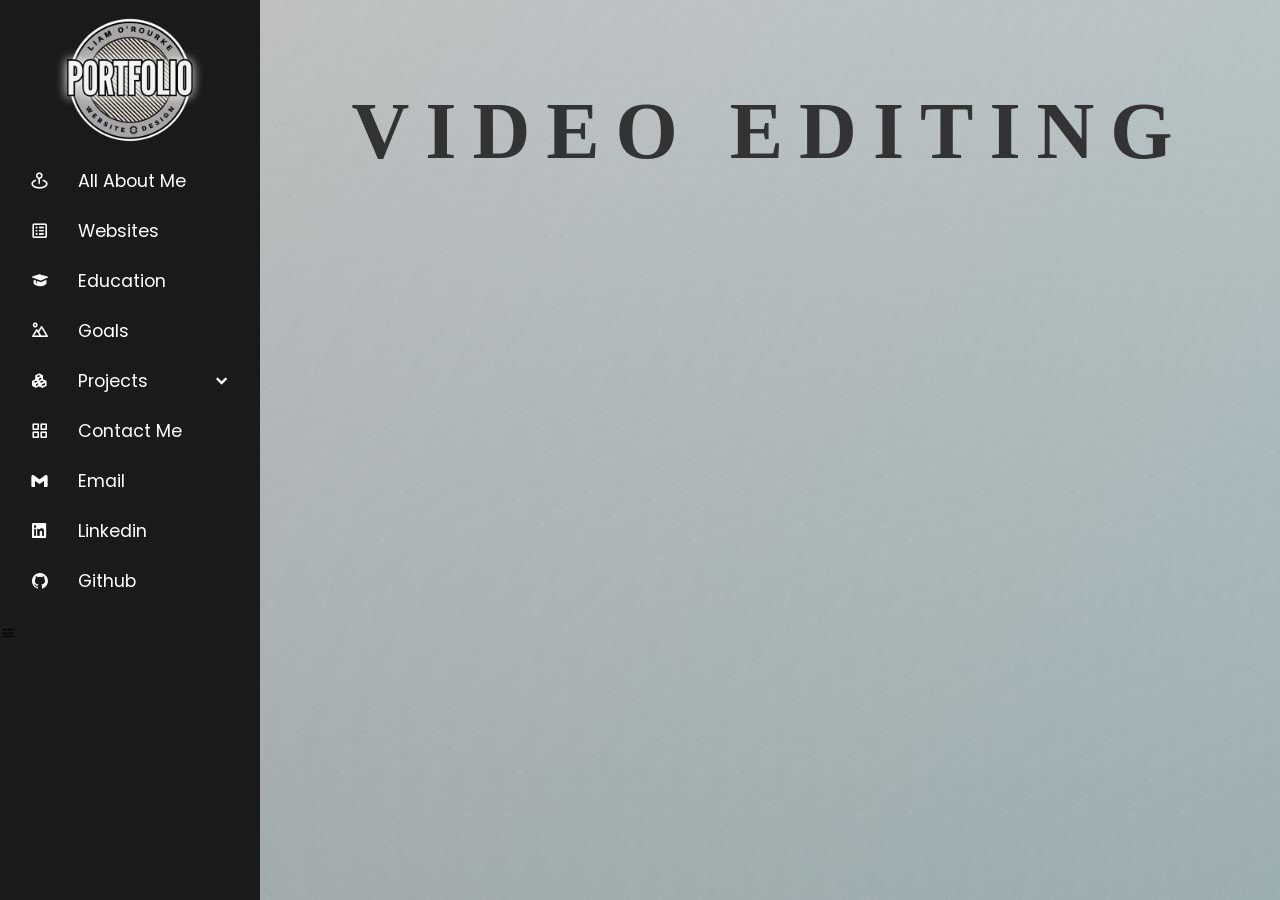
<file: video-editing.html>
<!DOCTYPE html>
<html lang="en">
<head>
    <meta charset="UTF-8">
    <meta name="viewport" content="width=device-width, initial-scale=1.0">
    <link rel="stylesheet" href= "./css/script.css">
    <link rel="stylesheet" href= "./css/pallet.css">
    <script defer src="js/app.js"></script>
    <link href='https://unpkg.com/boxicons@2.1.4/css/boxicons.min.css' rel='stylesheet'>
    <title>Liam O'Rourke</title>
</head>
<body>

<section id="navbar">
    <div class="side-bar close">
            <div class="nav-top">
                <img src="./images/Logo-white.png" alt="My Logo">
            </div>
            <div class="Nav-header"></div>            
            <ul class="nav-links">
                <li>
                        <a href="index.html">
                        <i class="bx bx-map-pin"></i>
                        <span class="link-name">All About Me</span></a>
                </li>
                <li>
                        <a href="website.html">
                        <i class="bx bx-spreadsheet"></i>
                        <span class="link-name">Websites</span></a>
                </li>
                <li>
                        <a href="education.html">
                        <i class="bx bxs-graduation"></i>
                        <span class="link-name">Education</span></a>
                </li>
                <li>
                        <a href="goals.html">
                        <i class="bx bx-landscape"></i>
                        <span class="link-name">Goals</span></a>
                </li>
                <li>
                    <div class="icon-link">
                        <a href="#">
                            <i class="bx bxs-component"></i>
                            <span class="link-name">Projects</span></a>
                            <i class='bx bxs-chevron-down arrow'></i>
                    </div>
                    <ul class="sub-menu">
                        <li ><a class="link-name" href="#">Projects</a></li>
                        <li><a href="web-exercises.html">Web Exercises</a></li> 
                        <li><a href="photo.html">photography</a></li>    
                        <li><a href="artwork.html">Artwork</a></li>
                        <li><a href="video-editing.html">Video Editing</a></li>
                    </ul>
                </li>
                <li>
                        <a href="contact.html">
                        <i class="bx bx-grid-alt"></i>
                        <span class="link-name">Contact Me</span></a> 
                </li>
                <li>
                        <a href="#">
                        <i class="bx bxl-gmail"></i>
                        <span class="link-name">Email</span></a>
                </li>
                <li>
                        <a href="https://www.linkedin.com/in/liam-o-rourke-6976601a7/">
                        <i class="bx bxl-linkedin-square"></i>
                        <span class="link-name">Linkedin</span></a>
                </li>
                <li>
                        <a href="https://github.com/Liamidus">
                        <i class="bx bxl-github"></i>
                        <span class="link-name">Github</span></a>

                </li>
            </ul>
        
        <i id="btn" class="bx bx-menu"></i>
    </div>
</section>
<section id="video-editing">
        <div class="container">
            <div>
                <h2 class="main-header-4">VIDEO EDITING</h2>
            </div>
        </div>
</section>

</body>
<script src="js/script.js"></script>
</html>
</file>
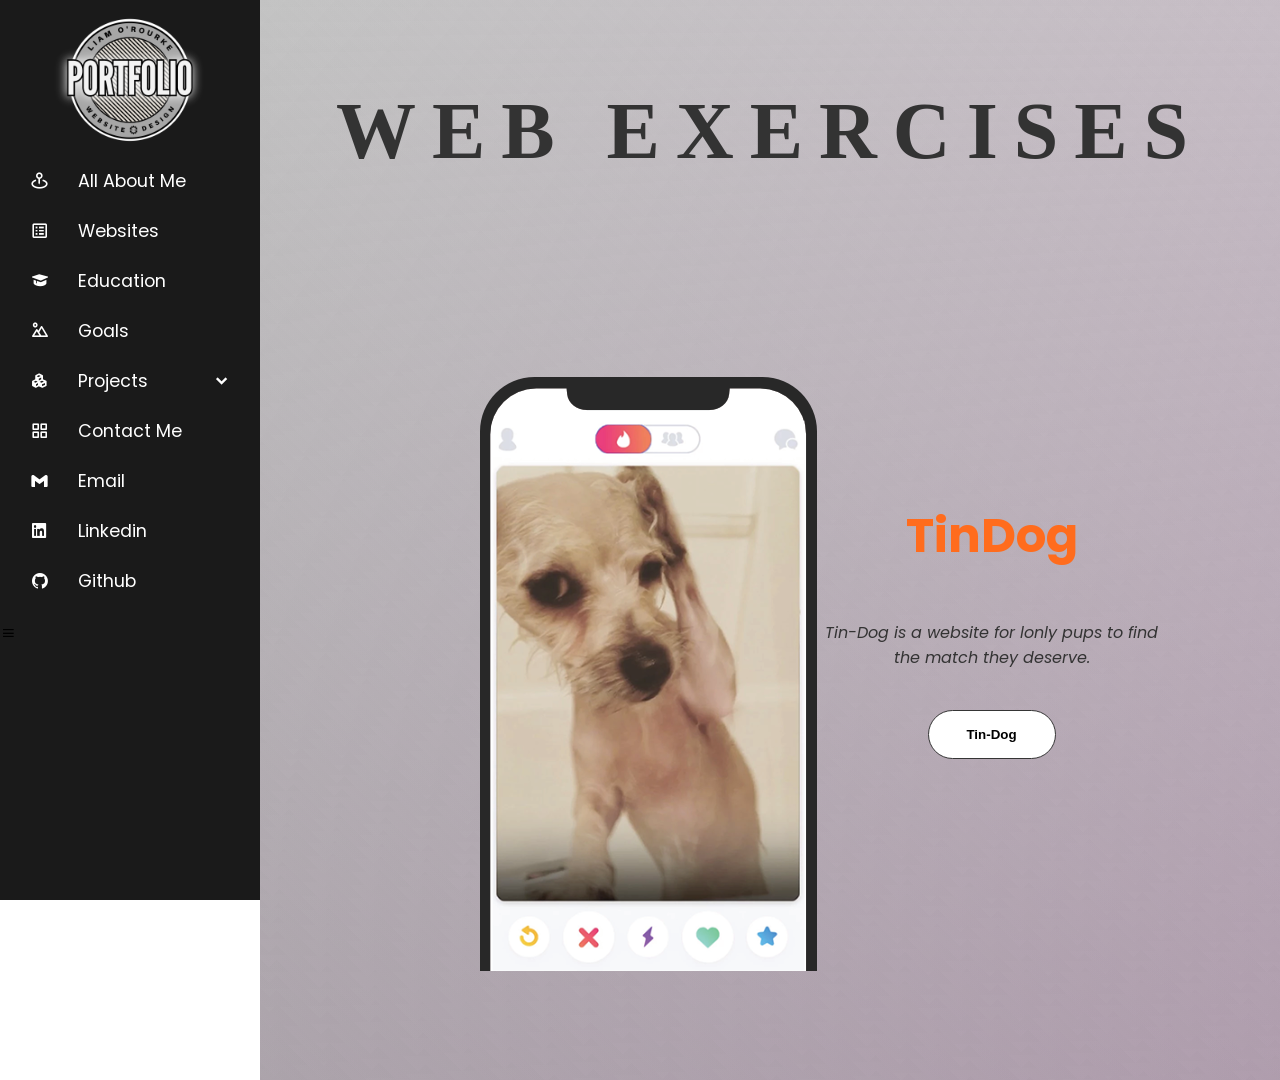
<file: web-exercises.html>
<!DOCTYPE html>
<html lang="en">
  <head>
    <meta charset="UTF-8" />
    <meta name="viewport" content="width=device-width, initial-scale=1.0" />
    <link rel="stylesheet" href="./css/script.css" />
    <link rel="stylesheet" href="./css/pallet.css" />
    <script defer src="js/app.js"></script>
    <link
      href="https://unpkg.com/boxicons@2.1.4/css/boxicons.min.css"
      rel="stylesheet"
    />
    <title>Liam O'Rourke</title>
  </head>
  <body>
    <section id="navbar">
      <div class="side-bar close">
        <div class="nav-top">
          <img src="./images/Logo-white.png" alt="My Logo" />
        </div>
        <div class="Nav-header"></div>
        <ul class="nav-links">
          <li>
            <a href="index.html">
              <i class="bx bx-map-pin"></i>
              <span class="link-name">All About Me</span></a
            >
          </li>
          <li>
            <a href="website.html">
              <i class="bx bx-spreadsheet"></i>
              <span class="link-name">Websites</span></a
            >
          </li>
          <li>
            <a href="education.html">
              <i class="bx bxs-graduation"></i>
              <span class="link-name">Education</span></a
            >
          </li>
          <li>
            <a href="goals.html">
              <i class="bx bx-landscape"></i>
              <span class="link-name">Goals</span></a
            >
          </li>
          <li>
            <div class="icon-link">
              <a href="#">
                <i class="bx bxs-component"></i>
                <span class="link-name">Projects</span></a
              >
              <i class="bx bxs-chevron-down arrow"></i>
            </div>
            <ul class="sub-menu">
              <li><a class="link-name" href="#">Projects</a></li>
              <li><a href="web-exercises.html">Web Exercises</a></li>
              <li><a href="photo.html">photography</a></li>
              <li><a href="artwork.html">Artwork</a></li>
              <li><a href="video-editing.html">Video Editing</a></li>
            </ul>
          </li>
          <li>
            <a href="contact.html">
              <i class="bx bx-grid-alt"></i>
              <span class="link-name">Contact Me</span></a
            >
          </li>
          <li>
            <a href="#">
              <i class="bx bxl-gmail"></i>
              <span class="link-name">Email</span></a
            >
          </li>
          <li>
            <a href="https://www.linkedin.com/in/liam-o-rourke-6976601a7/">
              <i class="bx bxl-linkedin-square"></i>
              <span class="link-name">Linkedin</span></a
            >
          </li>
          <li>
            <a href="https://github.com/Liamidus">
              <i class="bx bxl-github"></i>
              <span class="link-name">Github</span></a
            >
          </li>
        </ul>

        <i id="btn" class="bx bx-menu"></i>
      </div>
    </section>
    <section id="web-exercises">
      <div class="container">
        <div>
          <h2 class="main-header-4">WEB EXERCISES</h2>
        </div>
      </div>
      <div id="tin-dog">
        <div class="container">
          <div class="info-box-3">
            <div>
              <img src="./images/tin-dog/iphone.png" alt="" />
            </div>
            <div>
              <h3 class="main-header-1">TinDog</h3>
              <p class="main-body-1">
                Tin-Dog is a website for lonly pups to find the match they
                deserve.
              </p>
              <button
                class="btn btn-color-2"
                onclick="location.href='tin-dog.html'"
              >
                Tin-Dog
              </button>
            </div>
          </div>
        </div>
      </div>
    </section>
  </body>
  <script src="js/script.js"></script>
</html>
</file>
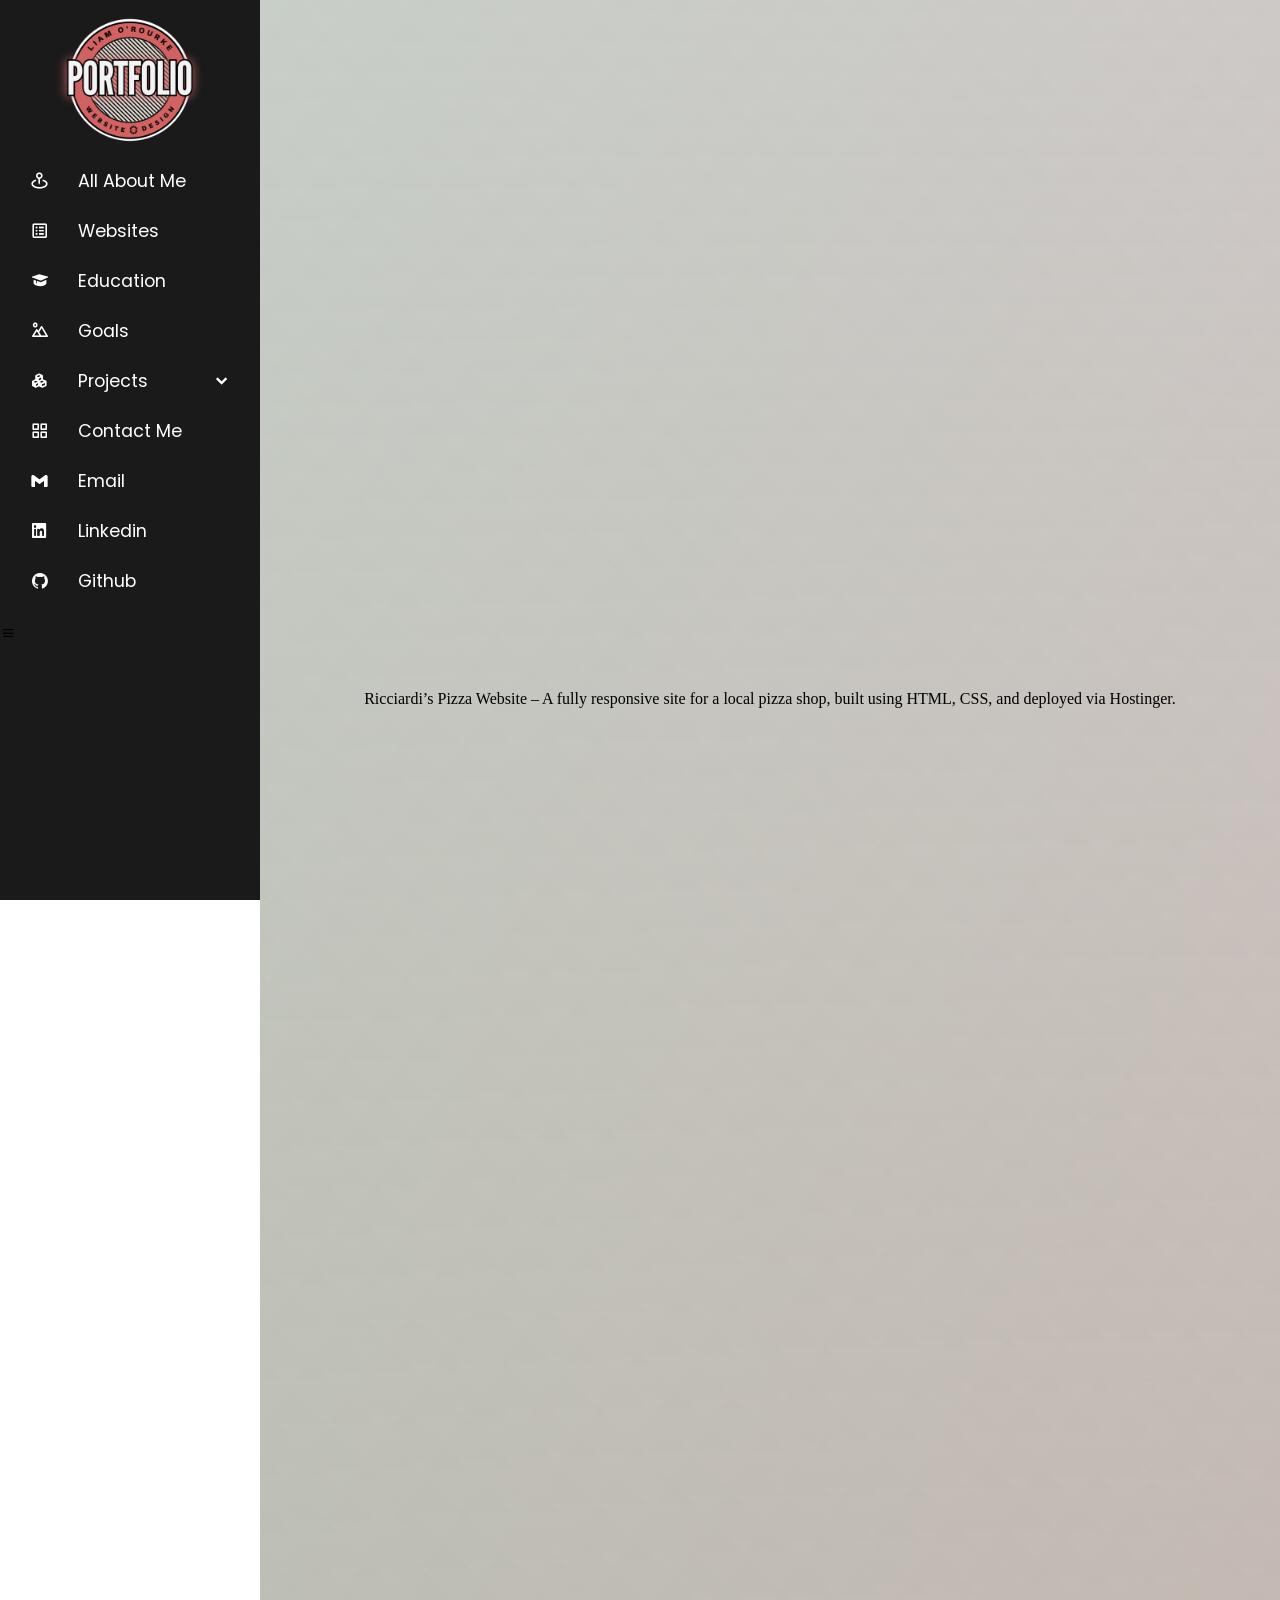
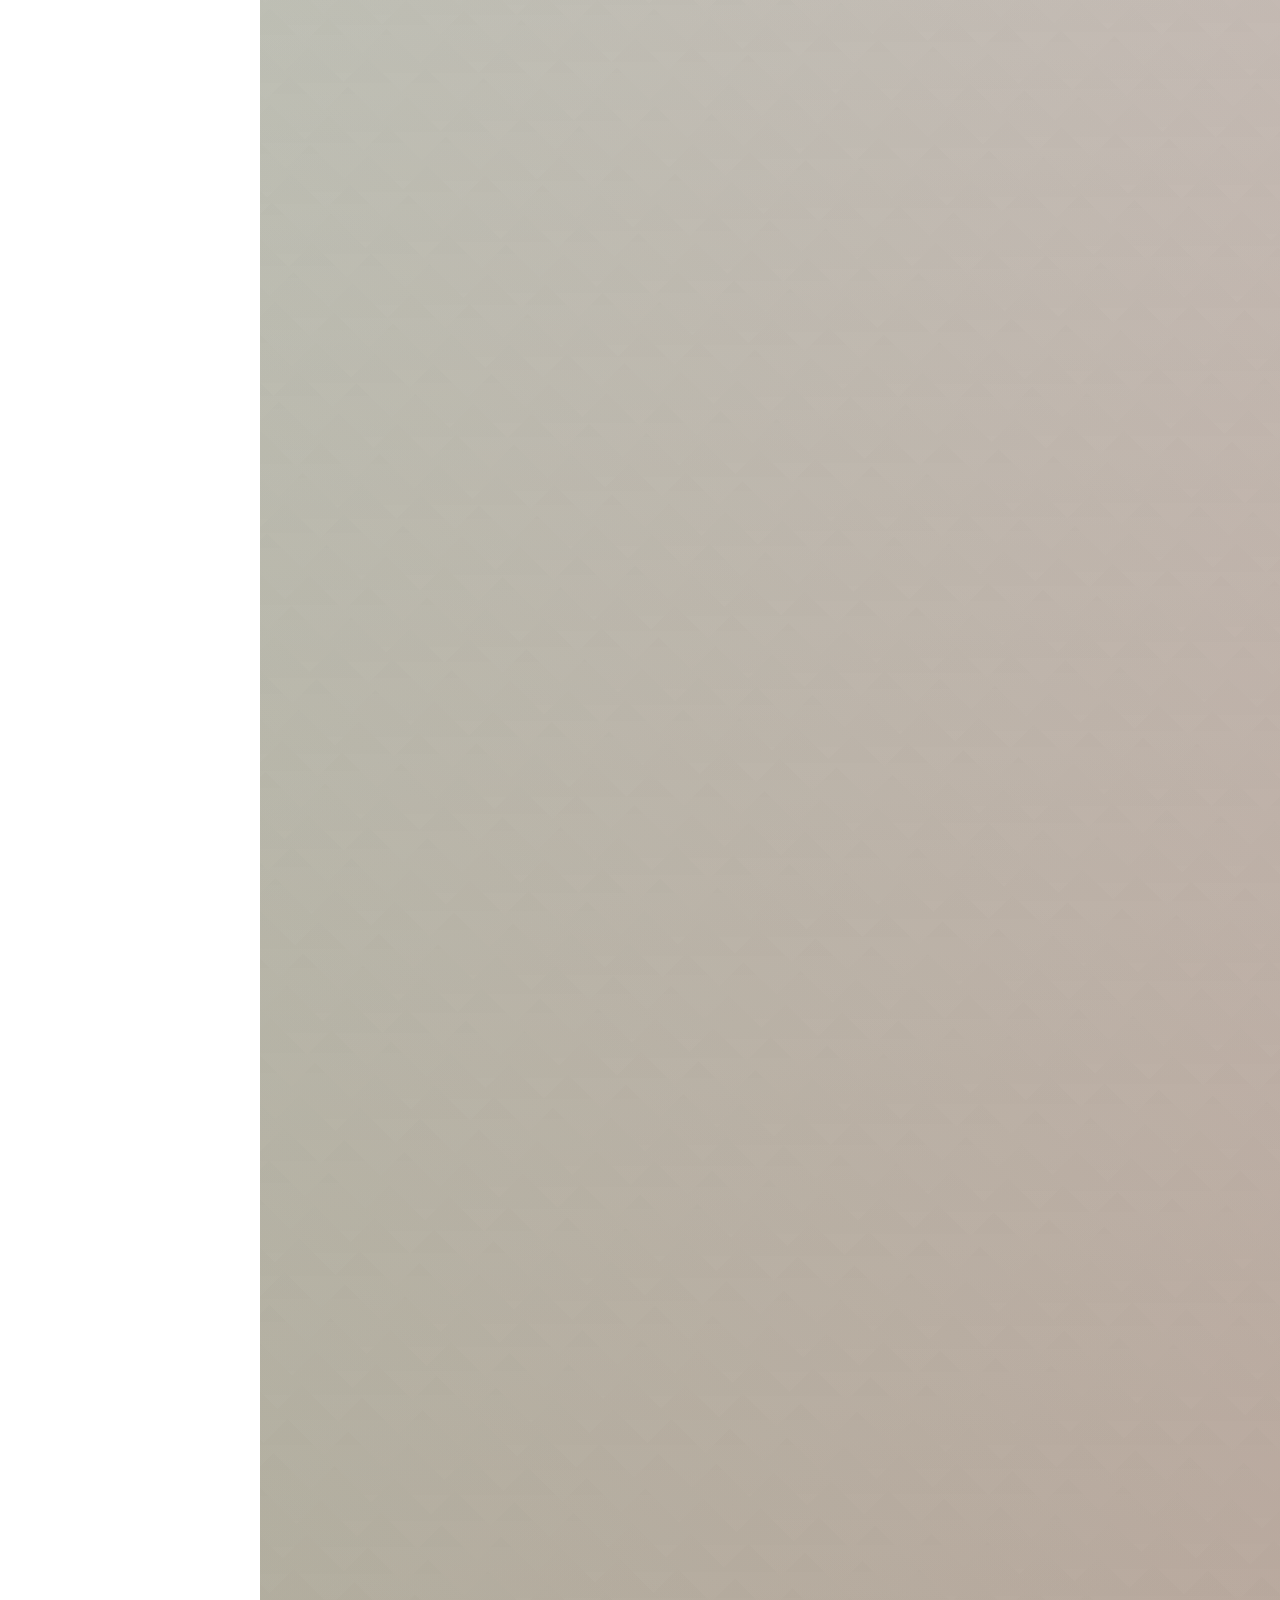
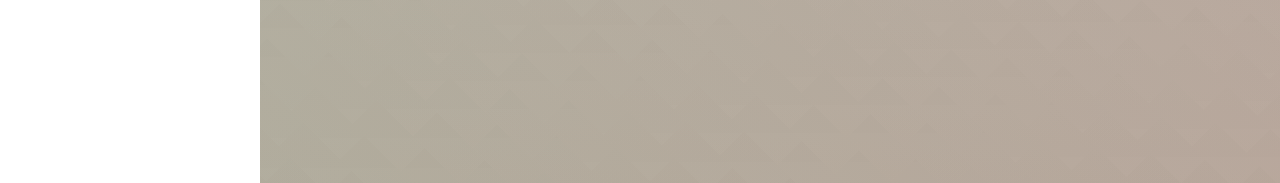
<file: website.html>
<!DOCTYPE html>
<html lang="en">
<head>
    <meta charset="UTF-8">
    <meta name="viewport" content="width=device-width, initial-scale=1.0">
    <link rel="stylesheet" href= "./css/script.css">
    <link rel="stylesheet" href= "./css/pallet.css">
    <script defer src="js/app.js"></script>
    <link href='https://unpkg.com/boxicons@2.1.4/css/boxicons.min.css' rel='stylesheet'>
    <title>Liam O'Rourke</title>
</head>
<body>

<section id="navbar">
    <div class="side-bar close">
            <div class="nav-top">
                <img src="./images/Logo-red.png" alt="My Logo">
            </div>
            <div class="Nav-header"></div>            
            <ul class="nav-links">
                <li>
                        <a href="index.html">
                        <i class="bx bx-map-pin"></i>
                        <span class="link-name">All About Me</span></a>
                </li>
                <li>
                        <a href="website.html">
                        <i class="bx bx-spreadsheet"></i>
                        <span class="link-name">Websites</span></a>
                </li>
                <li>
                        <a href="education.html">
                        <i class="bx bxs-graduation"></i>
                        <span class="link-name">Education</span></a>
                </li>
                <li>
                        <a href="goals.html">
                        <i class="bx bx-landscape"></i>
                        <span class="link-name">Goals</span></a>
                </li>
                <li>
                    <div class="icon-link">
                        <a href="#">
                            <i class="bx bxs-component"></i>
                            <span class="link-name">Projects</span></a>
                            <i class='bx bxs-chevron-down arrow'></i>
                    </div>
                    <ul class="sub-menu">
                        <li ><a class="link-name" href="#">Projects</a></li>
                        <li><a href="web-exercises.html">Web Exercises</a></li> 
                        <li><a href="photo.html">photography</a></li>    
                        <li><a href="artwork.html">Artwork</a></li>
                        <li><a href="video-editing.html">Video Editing</a></li>
                    </ul>
                </li>
                <li>
                        <a href="contact.html">
                        <i class="bx bx-grid-alt"></i>
                        <span class="link-name">Contact Me</span></a> 
                </li>
                <li>
                        <a href="#">
                        <i class="bx bxl-gmail"></i>
                        <span class="link-name">Email</span></a>
                </li>
                <li>
                        <a href="https://www.linkedin.com/in/liam-o-rourke-6976601a7/">
                        <i class="bx bxl-linkedin-square"></i>
                        <span class="link-name">Linkedin</span></a>
                </li>
                <li>
                        <a href="https://github.com/Liamidus">
                        <i class="bx bxl-github"></i>
                        <span class="link-name">Github</span></a>

                </li>
            </ul>
        
        <i id="btn" class="bx bx-menu"></i>
    </div>
</section>
<section id="website-1">
    <div class="website-1-cont">
    
        <div class="ricciardis-hero video-container" style="display: -ms-inline-grid;">
            <video class="video" src="./videos/hero-hover.mp4"></video>
            <p style="text-align:center;">Ricciardi’s Pizza Website – A fully responsive site for a local pizza shop, built using HTML, CSS, and deployed via Hostinger.</p>
            <button class="btn btn-color-1 hidden" onclick="location.href='https://www.ricciardipizzeria.com/'" type="button">Try Me</button>
            
        </div>
        <div class="card-1">
            <div class="iphone">
                <video autoplay loop>
                    <source src="./videos/ScreenRecording_01_fin.mp4" type="video/mp4">
            </div>
            <div class="card-1-text hidden">
                <h3 class="main-body-b" style="text-indent: 50px;">INTUITIVE DESIGN</h3>
                <p>When I was brainstorming the direction I should take for this resturaunt website, I needed to make sure
                a customer could quickly ingest any iformation they might need. </p>
            </div>
        </div>
        <div class="card-2">
            <div class="card-2-text hidden">
                <h3 class="main-body-b" style="text-indent: 50px;">ENGAGING INTERFACES</h3>
                <p>A well designed interface was very important to insure a foodie could not only find what they want fast but 
                also enjoy the website while they're at it. </p>
            </div>
            <div class="iphone">
                <video autoplay loop>
                <source src="./videos/ScreenRecording_02_fin.mp4" type="video/mp4">
            </div>
        </div>
        <div class="card-1">
            <div class="iphone">
                <video autoplay loop>
                    <source src="./videos/ScreenRecording_03_fin.mp4" type="video/mp4">
            </div>
            <div class="card-1-text hidden">
                <h3 class="main-body-b" style="text-indent: 50px;">AUTOMATED SCHEDULE</h3>
                <p class=".main-body-2-b">Maintaining a website can be incumbering for small buisness owners, so the dates associated with Bingo
                    and Trivia Night automatically update every week. </p>
            </div>
        </div>
    </div>
</section>
</body>
<script src="js/script.js"></script>
</html>
</file>
<file: css/script.css>
/*Background Design*/
.curve {
    position: absolute;
    height: 225px;
    width: 100%;
    bottom: 0;
}
.curve::before {
    content:'';
    display: block;
    position: absolute;
    border-radius: 100% 50%;
    width: 55%;
    height: 100%;
    background-color: var(--nav-background);
    transform: translate(85%, 60%);
    z-index: -1;
}
.curve::after {
    content:'';
    display: block;
    position: absolute;
    border-radius: 100% 50%;
    width: 55%;
    height: 100%;
    background-color: var(--nav-background-sub);
    transform: translate(-4%, 40%);
    z-index: -2;
}

/*Nav-bar*/
#navbar {
    height: 100vh;
    width: 260px;
    position: fixed;
    top: 0;
    left: 0;
    background-color: var(--nav-background);
    font-family: "poppins";
    z-index: 1;
}
#navbar .nav-top {
    align-items: center;
    display: flex;
    height: 60px;
    width: 100%;
    margin-top: 2rem;
}
#navbar .nav-top {
    margin-top: 50px;
    justify-content: center;
}
#navbar .nav-top img{
    width: 200px;
    align-self: center;
}
.side-bar .nav-links {
    height: 100%;
    padding-top: 30px;
    padding-left: 0;
}
.side-bar .nav-links li {
    position: relative;
    list-style: none;
    transition: all .4s ease;
}
.side-bar .nav-links li:hover {
    background: var(--nav-background-sub);
}
.side-bar .nav-links li .icon-link {
    display: flex;
    align-items: center;
    justify-content: space-between;
}
.side-bar .nav-links li i {
    height: 50px;
    min-width: 78px;
    text-align: center;
    line-height: 50px;
    color: var(--white-color);
    font-size: 1.2rem;
}
.side-bar .nav-links li a {
    display: flex;
    align-items: center;
    text-decoration: none;
} 
.side-bar .nav-links li a .link-name {
    font-size: 1.1rem;
    font-weight: 400;
    color: var(--white-color);
}
.side-bar .nav-links li .sub-menu {
    padding: 6px 6px 14px 80px;
    margin-top: -10px;
    background:var(--nav-background-sub);
}
.side-bar .nav-links li .sub-menu a {
    color: var(--white-color);
    font-size: .9rem;
    padding: 5px 0;
    white-space: nowrap;
    opacity: .6;
    transition: all .3s ease;
}
.side-bar .nav-links li .sub-menu a:hover {
    opacity: 1;
}
.side-bar.close .nav-links li .sub-menu {
    position: absolute;
    left: 100%;
    top: -10px;
    margin-top: 0;
    padding: 10px 20px;
    border-radius: 0 6px 6px 0;
    transition: all .4s ease;
    opacity: 0;
    pointer-events: none;
}
.side-bar.close .nav-links li:hover .sub-menu {
    top: 0;
    opacity: 1;
    pointer-events: auto;
}
.side-bar .nav-links li .sub-menu .link-name {
    display: none;
}
.side-bar.close .nav-links li .sub-menu .link-name {
    font-size: 1.1rem;
    opacity: 1;
    display: block;
}
.side-bar.close .nav-links li:hover .sub-menu {
    top: 0;
}
/*Nav-bar Close*/
/*Pages*/
#pages {
    height: 92vh;
    width:auto;
    padding-left: 260px;
    box-sizing: border-box;
    min-height: fit-content;
    position: relative;
}
.hidden {
    opacity: 0;
    filter: blur(5px);
    transform: translatex(-100%);
    transition: all 1s;
}
.fade {
    opacity: 0;
    filter: blur(5px);
    transition: all 1s;
}
.show {
    opacity: 1;
    filter: blur(0);
    transform: translatex(0);
}
@media(prefers-reduced-motion) {
    .hidden {
        transition: none;
    }
}
/*Pages Close*/
/*About Me*/
#about-me {
    margin: 0;
}
/*Profile*/
#profile .container {
    display: grid;
    place-items: center;
    align-content: center;
    min-height: 100vh;
    /*background-color: rgba(255, 255, 255, 0.818);*/
    z-index: -11;
    padding-bottom: 50px;
}
#profile .container .header {
    display: flex;
    justify-content: center;
    gap: 5rem;
    background: var(--nav-background);
    padding: 4rem;
    border-radius: 3rem;
    margin-top: -200px;
}
.container .header .profile-pic {
    display: flex;
    height: 300px;
    width: 300px;
    margin: auto 0;
    background-color: white;
    border-radius: 50%;
    padding: 2px;
}
.container .header .profile-pic img{
    width: 300px;
    height: 300px;
    border-radius: 50%;
}
.container .section-text {
    align-self: center;
    text-align: center;
}
.container .btn-container {
    align-self: center;
}
.container .socials-container {
    display: flex;
    justify-content: center;
    margin-top: 1rem;
    gap: 1rem;
}
.container .socials-container img {
    background-color: white;
    border-radius: 50%;
    padding: 2px;
}
.icon {
    cursor: pointer;
    height: 2rem;
}
.btn-container {
    display: flex;
    justify-content: center;
    gap: 1rem;
}
.btn {
    font-weight: 600;
    transition: all 300ms ease;
    padding: 1rem;
    width: 8rem;
    border-radius: 2rem;
}
.btn-color-1,
.btn-color-2 {
    border: rgb(53, 53, 53) .1rem solid;
}
.btn-color-1:hover,
.btn-color-2:hover {
    cursor: pointer;
} 
.btn-color-1,
.btn-color-2:hover {
    background: rgb(53, 53, 53);
    color: var(--white-color);
}
.btn-color-1:hover {
    background: rgb(0, 0, 0);
}
.btn-color-2 {
    background: var(--white-color);
}
.btn-color-2:hover {
    border: rgb(255, 255, 255) .1rem solid;
}
.btn-container {
    gap: 1rem;
}
/*Profile Close*/
/*Mission*/
#mission .mission-container{
    display:flex;
    align-content: space-between;
    height: 63vh;
    background-color: var(--nav-background);
    margin: 0 50px;
    border-radius: 4rem;
    padding: 2rem;
}
.mission-container .info-box-1 {
    width: 600px;
}
.container .info-box-1 {
    display: grid;
    width: 900px;
    height: 350px;
    background-color: var(--nav-background);
    justify-self:left;
    margin: 50px;
    border-radius: 4rem;
    padding: 2rem;
}
.container .info-box-2 {
    display: grid;
    width: 40%;
    height: 300px;
    background-color: var(--nav-background);
    justify-self:right;
    margin: 100px;
    border-radius: 4rem;
    padding: 2rem;
}
.container .info-box-3 {
    display: flex;
    width: 70%;
    height: 1vh;
    justify-content: space-between;
    padding: 0 100px 0 100px;
}
.mission h4 {
    margin: 0 1555 0 0;
    padding: 0;
}
.mission p {
    padding: 0;
    margin: 0;
}
.info-box-pic {
    margin-left: 95px;
}
.info-box-pic img {
    width: 780px;
    top: 50px;
    border-radius: 2rem;
}
.banner {
    width:45%;
    height: 70vh;
    text-align: center;
    overflow: hidden;
    position: relative;
}
.banner .slider {
    position: absolute;
    width: 200px;
    height: 250px;
    top: 25%;
    left: calc(50% - 50px);
    transform-style: preserve-3d;
    transform: perspective(1000px);
    animation: autoRun 16s linear infinite;
}
@keyframes autoRun {
    from{
        transform: perspective(1000px) rotateX(-10deg) rotateY(0deg);
    }to{
        transform: perspective(1000px) rotateX(-10deg) rotateY(360deg);
    }
}
.banner .slider .item {
    position: absolute;
    inset: 0 0 0 0;
    transform: 
        rotateY(calc( (var(--position) - 1) *(360 / var(--quantity)) * 1deg))
        translateZ(250px);
}
.banner .slider .item img {
    width: 80%;
    height: 80%;
    object-fit: contain;
}
#skills .container {
    display: flex;
}
#skills .skills {
    display: flex;
    flex-direction: column;
    align-items: flex-start;
    gap: 40px;
}
#skills ul {
    display: inline-block;
    list-style-type:none;
    position: relative;
    margin: 0 0 0 120px;
    bottom: 20%;
    padding: 0;
}
#skills li {
    margin-bottom: 8px;
}

/*Mission Close*/
/*Website-1*/
.website-1-cont {
    display: grid;
    margin:0 200px;
    justify-content: center;
}
.website-1-cont .ricciardis-hero {
    padding-bottom: 30px;
    text-align: right;
}
.website-1-cont .ricciardis-hero img {
    width:100%;
    margin-top: 100px;
    border-radius: 1rem;
}
.website-1-cont .ricciardis-hero video {
    width:100%;
    margin-top: 100px;
    border-radius: 1rem;
}
.website-1-cont .iphone{
    width: 240px;
    height: 460px;
    margin: 50px;
    align-content: center;
}
.website-1-cont .iphone video{
    width:240px;
    height: 460px;
    object-fit: cover;
    border-radius: 2rem;
}
.website-1-cont .card-1 {
    padding: 0;
    display:flex;
    justify-content: space-between;
    margin: 150px 0;
}
.website-1-cont .card-1-text {
    width: 600px;
}
.website-1-cont .card-1-text h3 {
    text-align:right;
    font-size: 4rem;
}
.website-1-cont .card-1-text p {
    text-align:start;
    font-style: italic;
    font-family: "poppins";
    font-size: 1.5rem;
}
.website-1-cont .card-2 {
    padding: 0;
    display:flex;
    justify-content: space-between;
    margin: 150px 0;
}
.website-1-cont .card-2-text {
    width: 600px;
    margin-right: 200px;
}
.website-1-cont .card-2-text h3 {
    text-align:left;
    font-size: 4rem;
}
.website-1-cont .card-2-text p {
    text-align:end;
    font-style: italic;
    font-family: "poppins";
    font-size: 1.5rem;
}
/*Website-1 Close*/
/*Education*/
#education {
    height: 100vh;
    padding: 20px;
    box-sizing: border-box;
    min-height: fit-content;
    padding-bottom: 150px;
}
#education .container {
    text-align: center;
}
#education .school-card-cont {
    justify-content: center;
}
#education .school-card {
    height: 450px;
    margin: 0px 150px 80px 150px;
    padding-bottom: 50px;
}
.school-card img {
    width:1300px;
    height: 450px;
    border-radius: 2em / 2em;
}
#education h2 {
    margin: -20px 0 20px 0;
}
/*Education Close*/
/*Goals*/
#goals {
    height: 100vh;
    padding: 20px;
    box-sizing: border-box;
    min-height: fit-content;
}
#goals .container {
    text-align: center;
}
/*Goals Close*/

/*Web exercises*/
#web-exercises {
    height: 120vh;
    padding: 20px;
    box-sizing: border-box;
    min-height: fit-content;
}
#web-exercises .container {
    text-align: center;
}
#tin-dog .info-box-3 {
    margin-top: 200px;
    padding-left: 200px;
}
#tin-dog .info-box-3 h3 {
    padding-top: 35%;
}
#tin-dog .info-box-3 p {
    margin-bottom: 40px;
    
}
/*Web exercises*/

/*photography*/
#photography {
    box-sizing: border-box;
    min-height: fit-content;
    padding-top: 30px;
}
#photography .photo-container {
    text-align: center;
    margin-bottom: 0;
    padding-bottom: 0;
}

.photo-container .picture-book {
    min-height: 72vh;
    align-items: center;
    justify-content: center;
    display: flex;
}
.picture-book .photos {
    --size: 100px;
    display: grid;
    grid-template-columns: repeat(14, var(--size));
    grid-auto-rows: var(--size);
    gap: 5px;
    place-items: start center;
    margin-bottom: var(--size);
    padding: 50px 50px 50px 50px;
}
.picture-book .photos img{
    width: calc(var(--size) * 2);
    height: calc(var(--size) * 2);
    object-fit: cover;
    grid-column: auto / span 2;
    border-radius: 5px;
    clip-path: path("M90,10 C100,0 100,0 110,10 190,90 190,90 190,90 200,100 200,100 190,110 190,110 110,190 110,190 100,200 100,200 90,190 90,190 10,110 10,110 0,100 0,100 10,90Z");
    transition: clip-path 0.25s, filter 0.75s;
}
.picture-book .photos img:nth-child(13n - 5) { 
    grid-column: 2 / span 2;
}
.picture-book .photos:has(img:hover) img:not(:hover) {
    filter: brightness(0.7) contrast(0.6);
}
.picture-book .photos img:hover {
    clip-path: path("M0,0 C0,0 200,0 200,0 200,0 200,100 200,100 200,100 200,200 200,200 200,200 100,200 100,200 100,200 100,200 0,200 0,200 0,100 0,100 0,100 0,100 0,100Z");
    transition: clip-path 0.25s, filter 0.25s;
    z-index: 1;
}
.picture-book .photos a:focus {
    outline: 1px dashed black;
    outline-offset: -5px;
}
/*Photography Close*/

/*Artwork*/
#artwork {
    height: 100vh;
    padding: 20px;
    box-sizing: border-box;
    min-height: fit-content;
}
#artwork .container {
    text-align: center;
}
/*Artwork Close*/

/*Video Editing*/
#video-editing {
    height: 100vh;
    padding: 20px;
    box-sizing: border-box;
    min-height: fit-content;
}
#video-editing .container {
    text-align: center;
}
/*Video Editing Close*/

/*Contacts*/
#contacts {
    height: 100vh;
    padding: 20px;
    box-sizing: border-box;
    min-height: fit-content;
}
#contacts .container {
    text-align: center;
}
/*Contacts Close*/
</file>
<file: css/pallet.css>
/*Fonts*/
@import url('https://fonts.googleapis.com/css2?family=Italiana&family=Poppins:ital,wght@0,100;0,200;0,300;0,400;0,500;0,600;0,700;0,800;0,900;1,100;1,200;1,300;1,400;1,500;1,600;1,700;1,800;1,900&family=Rowdies:wght@300;400;700&family=Ubuntu:ital,wght@0,500;0,700;1,400&display=swap');
:root{
    --black-color: rgb(51, 51, 51);
    --white-color: #fff;
    --nav-background: #1a1a1a;
    --nav-background-sub: #8e8e8e;
    --page-1: rgba(13, 18, 40, 0.803); 
    --page-2: blue;
    --page-3: red;
    --page-4: yellow;
}
/*--nav-background: #1c1d26;
    --nav-background-sub: #2c2b45;*/
.nav-header {
    font-size: 1.2rem;
    text-align: center;
    color: var(--white-color);
    font-family: "poppins";
}
.main-header {
    font-size: 1.2rem;
    text-align: center;
    color: var(--white-color);
    margin: 0px;
    font-weight: lighter;
    font-family: "poppins";
}
.main-header-1{
    font-size: 3rem;
    text-align: center;
    color: rgb(255, 108, 29);
    font-family: "poppins";
    margin-top: 0px;
}
.main-header-4 {
	letter-spacing: 1rem;
    font-size: 5rem;
    margin-top: 10px 0;
	color: var(--black-color);
}
.main-header-2{
    font-size: 1.5rem;
    text-align: center;
    color: var(--white-color);
    opacity: .6;
    margin-top: -40px;
    font-family: "poppins";
}
.main-body {
    font-size: 1.0rem;
    text-align: center;
	font-style: italic;
    color: var(--white-color);
    font-family: "poppins";
}
.main-body-1 {
    font-size: 1.0rem;
    text-align: center;
	font-style: italic;
    color: var(--black-color);
    font-family: "poppins";
}
.main-body-2 {
    font-size: 1.2rem;
    text-align: center;
    color: var(--white-color);
    font-family: "poppins";
}
.main-body-b {
	font-size: 1.0rem;
    text-align: center;
	font-style: italic;
    color: var(--black-color);
    font-family: "poppins";
}
.main-body-2-b {
	font-size: 1.2rem;
    text-align: center;
    color: var(--black-color);
    font-family: "poppins";
	font-style: italic;
}

body {
    margin: 0;
    padding-left: 260px;
    /*background: #d9d9d9;
    background-image: url(/images/background-bnw.png);*/
}

/*backgrounds*/
@keyframes gradient-animation {
    0% {
      background-position: 0% 50%;
    }
    50% {
      background-position: 100% 50%;
    }
    100% {
      background-position: 0% 50%;
    }
  }
#about-me {
    background:
	linear-gradient(
		rgb(229, 229, 229),
		transparent
	),
	linear-gradient(
		-45deg,
		rgba(184, 184, 184, 0.55),
		transparent
	),
	linear-gradient(
		45deg,
		rgb(177, 177, 177),
		transparent
	);
background-blend-mode: multiply;
animation: gradient-animation 18s ease infinite;
background-size: 180% 180%;
}

#website-1 {
    background:
	linear-gradient(
		rgb(216, 216, 216),
		transparent
	),
	linear-gradient(
		-45deg,
		rgba(199, 78, 78, 0.55),
		transparent
	),
	linear-gradient(
		45deg,
		rgba(126, 174, 129, 0.649),
		transparent
	);
background-blend-mode: multiply;
animation: gradient-animation 18s ease infinite;
background-size: 180% 180%;
}

#education {
    background:
	linear-gradient(
		rgb(216, 216, 216),
		transparent
	),
	linear-gradient(
		-45deg,
		rgba(34, 88, 130, 0.409),
		transparent
	),
	linear-gradient(
		45deg,
		rgba(177, 177, 177, 0.649),
		transparent
	);
background-blend-mode: multiply;
animation: gradient-animation 18s ease infinite;
background-size: 180% 180%;
}

#goals {
    background:
	linear-gradient(
		rgb(216, 216, 216),
		transparent
	),
	linear-gradient(
		-45deg,
		rgba(220, 113, 25, 0.65),
		transparent
	),
	linear-gradient(
		45deg,
		rgb(177, 177, 177, 0.649),
		transparent
	);
background-blend-mode: multiply;
animation: gradient-animation 18s ease infinite;
background-size: 180% 180%;
}

#web-exercises {
    background:
	linear-gradient(
		rgb(229, 229, 229),
		transparent
	),
	linear-gradient(
		-45deg,
		rgba(129, 56, 121, 0.55),
		transparent
	),
	linear-gradient(
		45deg,
		rgb(177, 177, 177),
		transparent
	);
background-blend-mode: multiply;
animation: gradient-animation 18s ease infinite;
background-size: 180% 180%;
}

#photography {
    background:
	linear-gradient(
		rgb(229, 229, 229),
		transparent
	),
	linear-gradient(
		-45deg,
		rgba(56, 129, 77, 0.55),
		transparent
	),
	linear-gradient(
		45deg,
		rgb(177, 177, 177),
		transparent
	);
background-blend-mode: multiply;
animation: gradient-animation 18s ease infinite;
background-size: 180% 180%;
}

#artwork {
    background:
	linear-gradient(
		rgb(229, 229, 229),
		transparent
	),
	linear-gradient(
		-45deg,
		rgba(129, 56, 56, 0.55),
		transparent
	),
	linear-gradient(
		45deg,
		rgb(177, 177, 177),
		transparent
	);
background-blend-mode: multiply;
animation: gradient-animation 18s ease infinite;
background-size: 180% 180%;
}

#video-editing {
    background:
	linear-gradient(
		rgb(229, 229, 229),
		transparent
	),
	linear-gradient(
		-45deg,
		rgba(56, 125, 129, 0.55),
		transparent
	),
	linear-gradient(
		45deg,
		rgb(177, 177, 177),
		transparent
	);
background-blend-mode: multiply;
animation: gradient-animation 18s ease infinite;
background-size: 180% 180%;
}

#contacts {
    background:
	linear-gradient(
		rgb(229, 229, 229),
		transparent
	),
	linear-gradient(
		-45deg,
		rgba(56, 129, 77, 0.55),
		transparent
	),
	linear-gradient(
		45deg,
		rgb(177, 177, 177),
		transparent
	);
background-blend-mode: multiply;
animation: gradient-animation 18s ease infinite;
background-size: 180% 180%;
}
</file>
<file: css/tin-dog.css>
.gradient-background {
    background: linear-gradient(300deg, #00bfff, #ff4c68, #ef8172);
    background-size: 180% 180%;
    animation: gradient-animation 18s ease infinite;
    padding: 5;
    padding-bottom: 0;
  }
  .container {
    padding-bottom: 0;
  }
  
  @keyframes gradient-animation {
    0% {
      background-position: 0% 50%;
    }
    50% {
      background-position: 100% 50%;
    }
    100% {
      background-position: 0% 50%;
    }
  }
  
  .icon-square {
    width: 3rem;
    height: 3rem;
    border-radius: 0.75rem;
  }
  
  .profile-img {
    height: 100px;
    border-radius: 50%;
  }
  .back-btn {
    width: 200px;
    height: 150px;
    position: fixed;
    padding: 50px;
  }
  .back-btn button {
    border: 2px solid black;
  }
</file>
